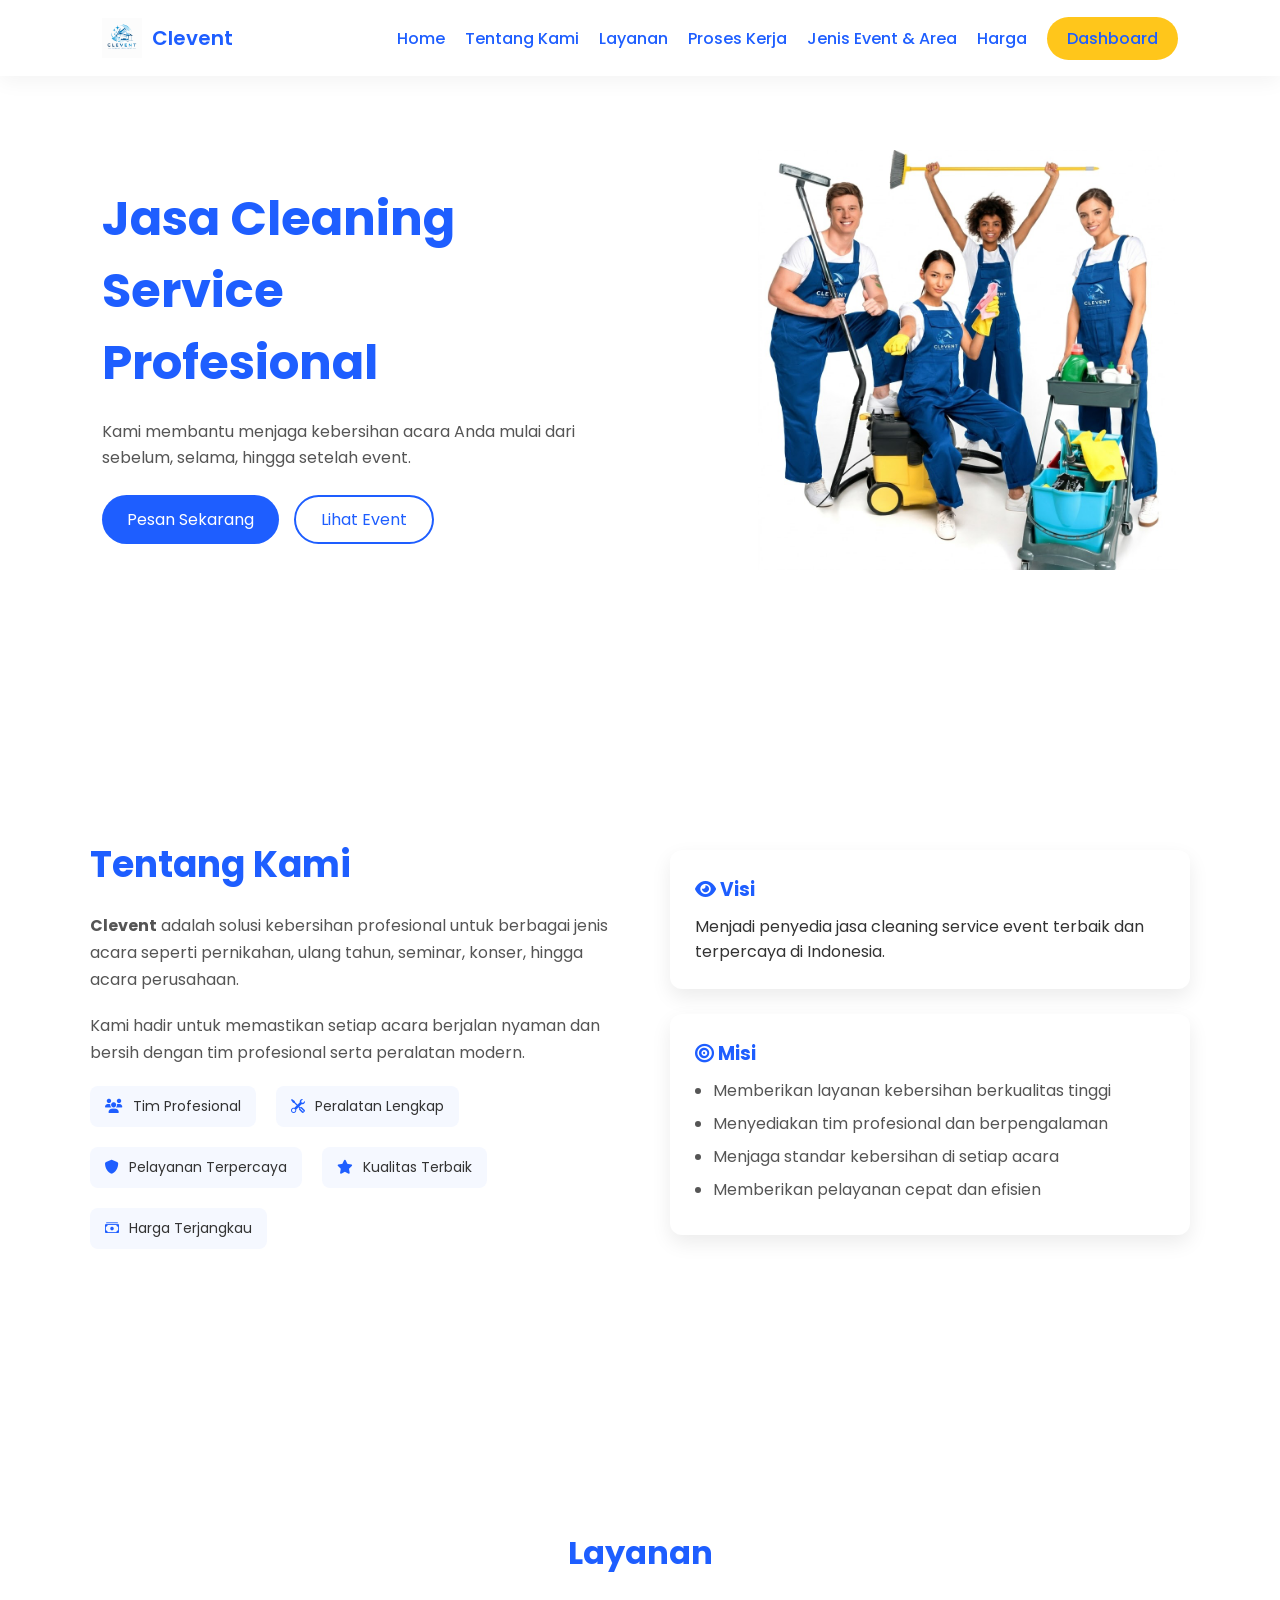
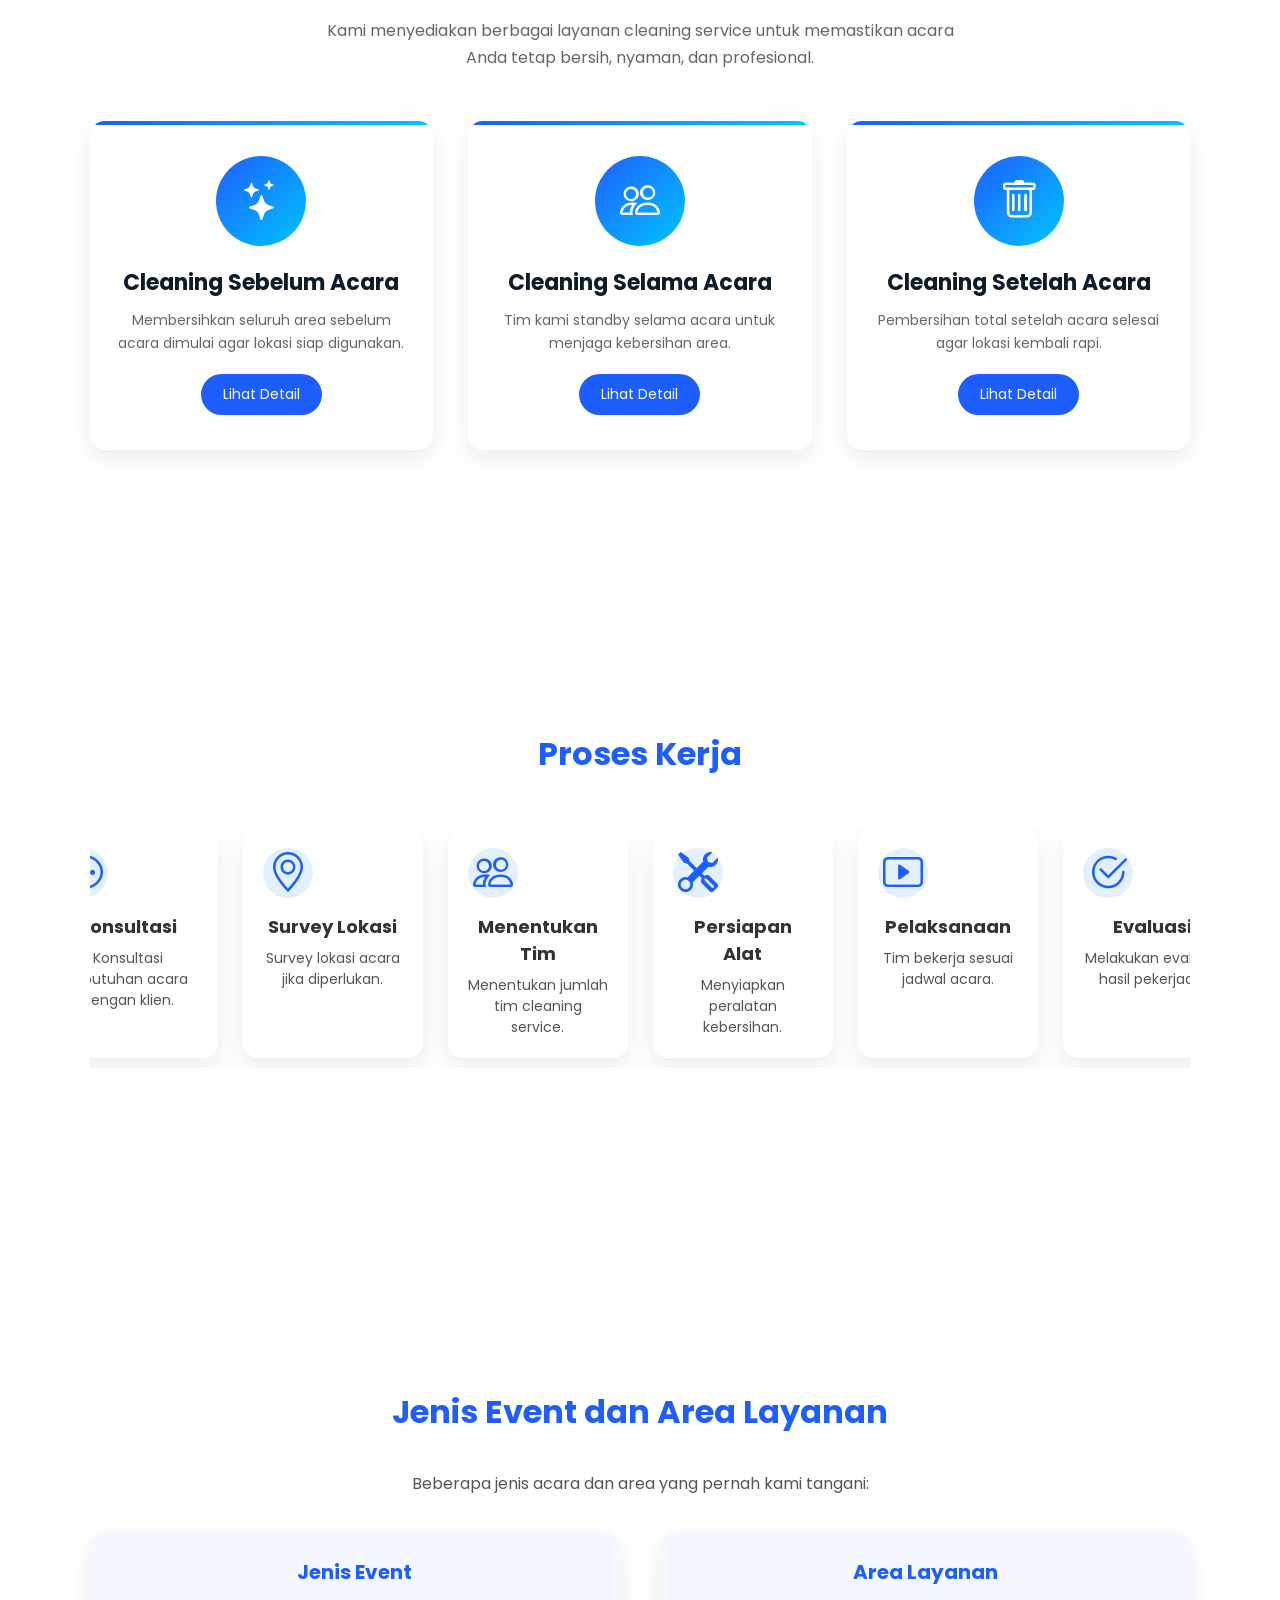
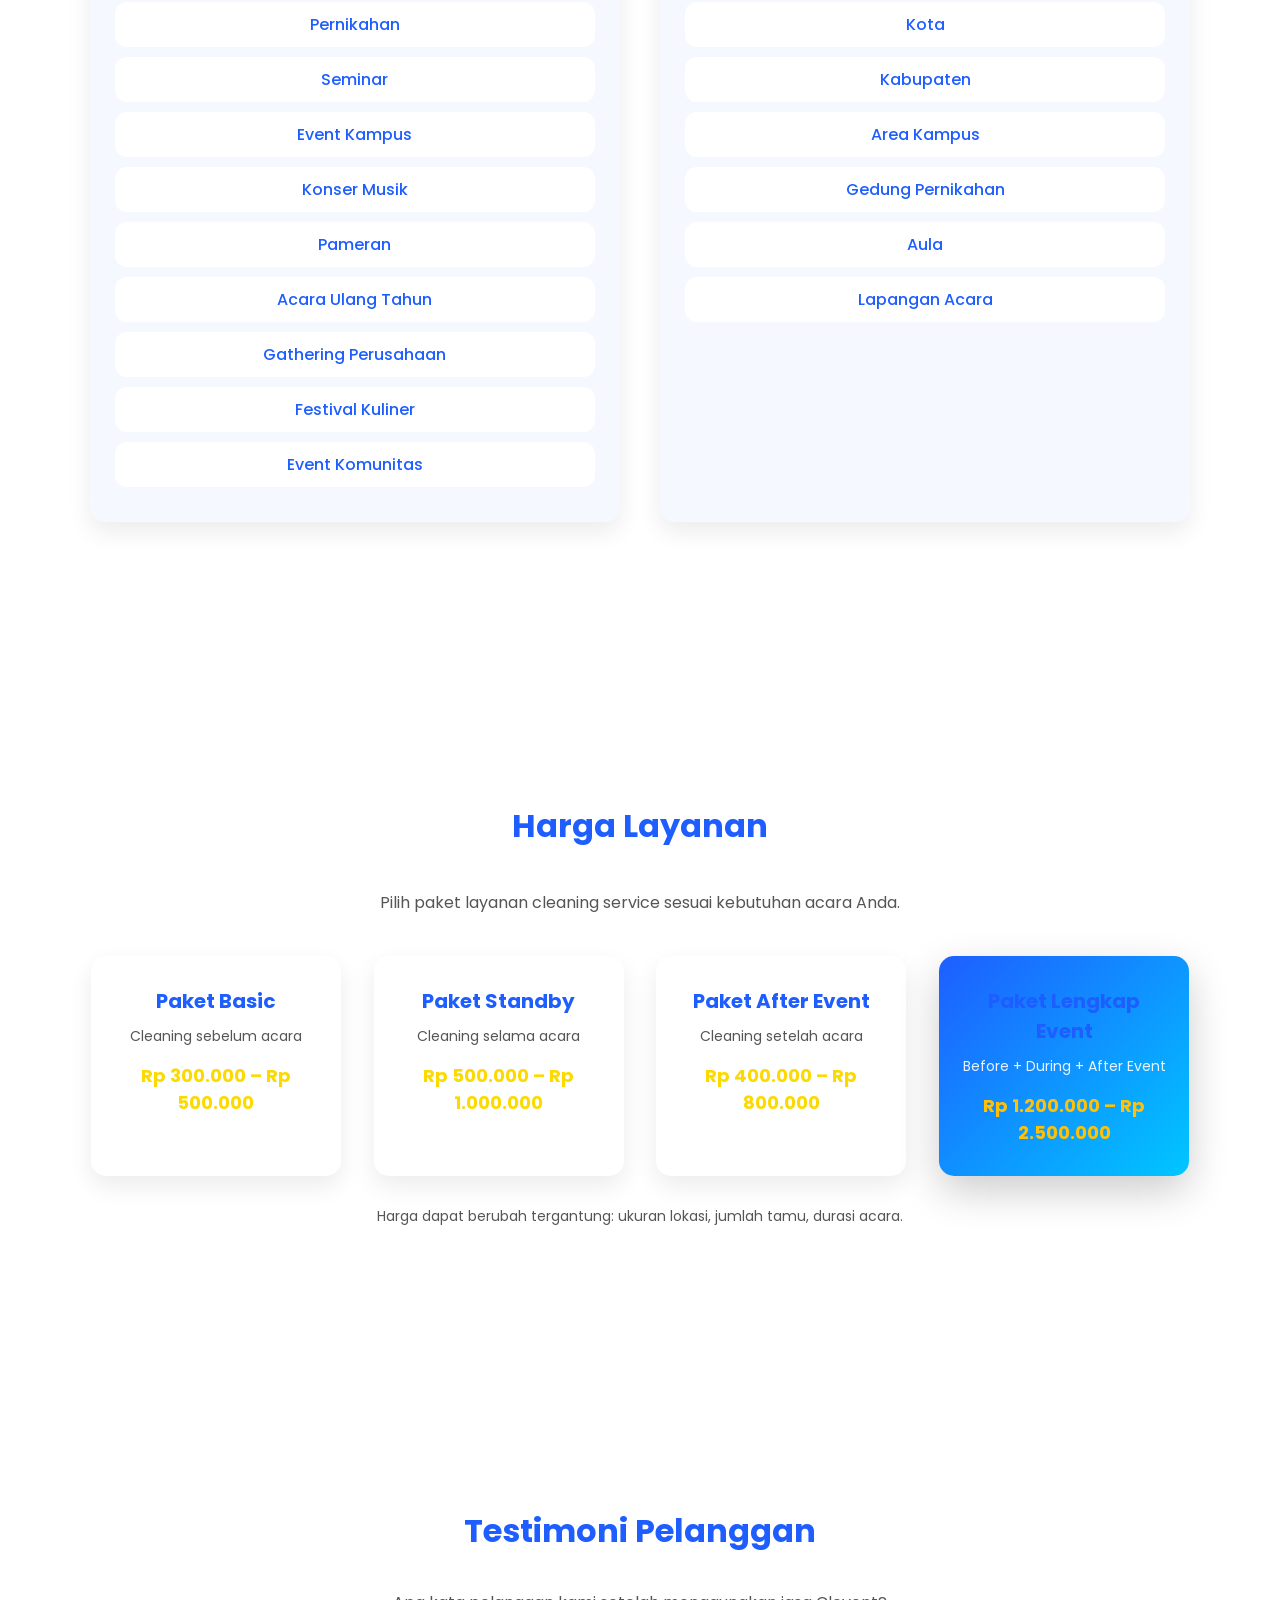
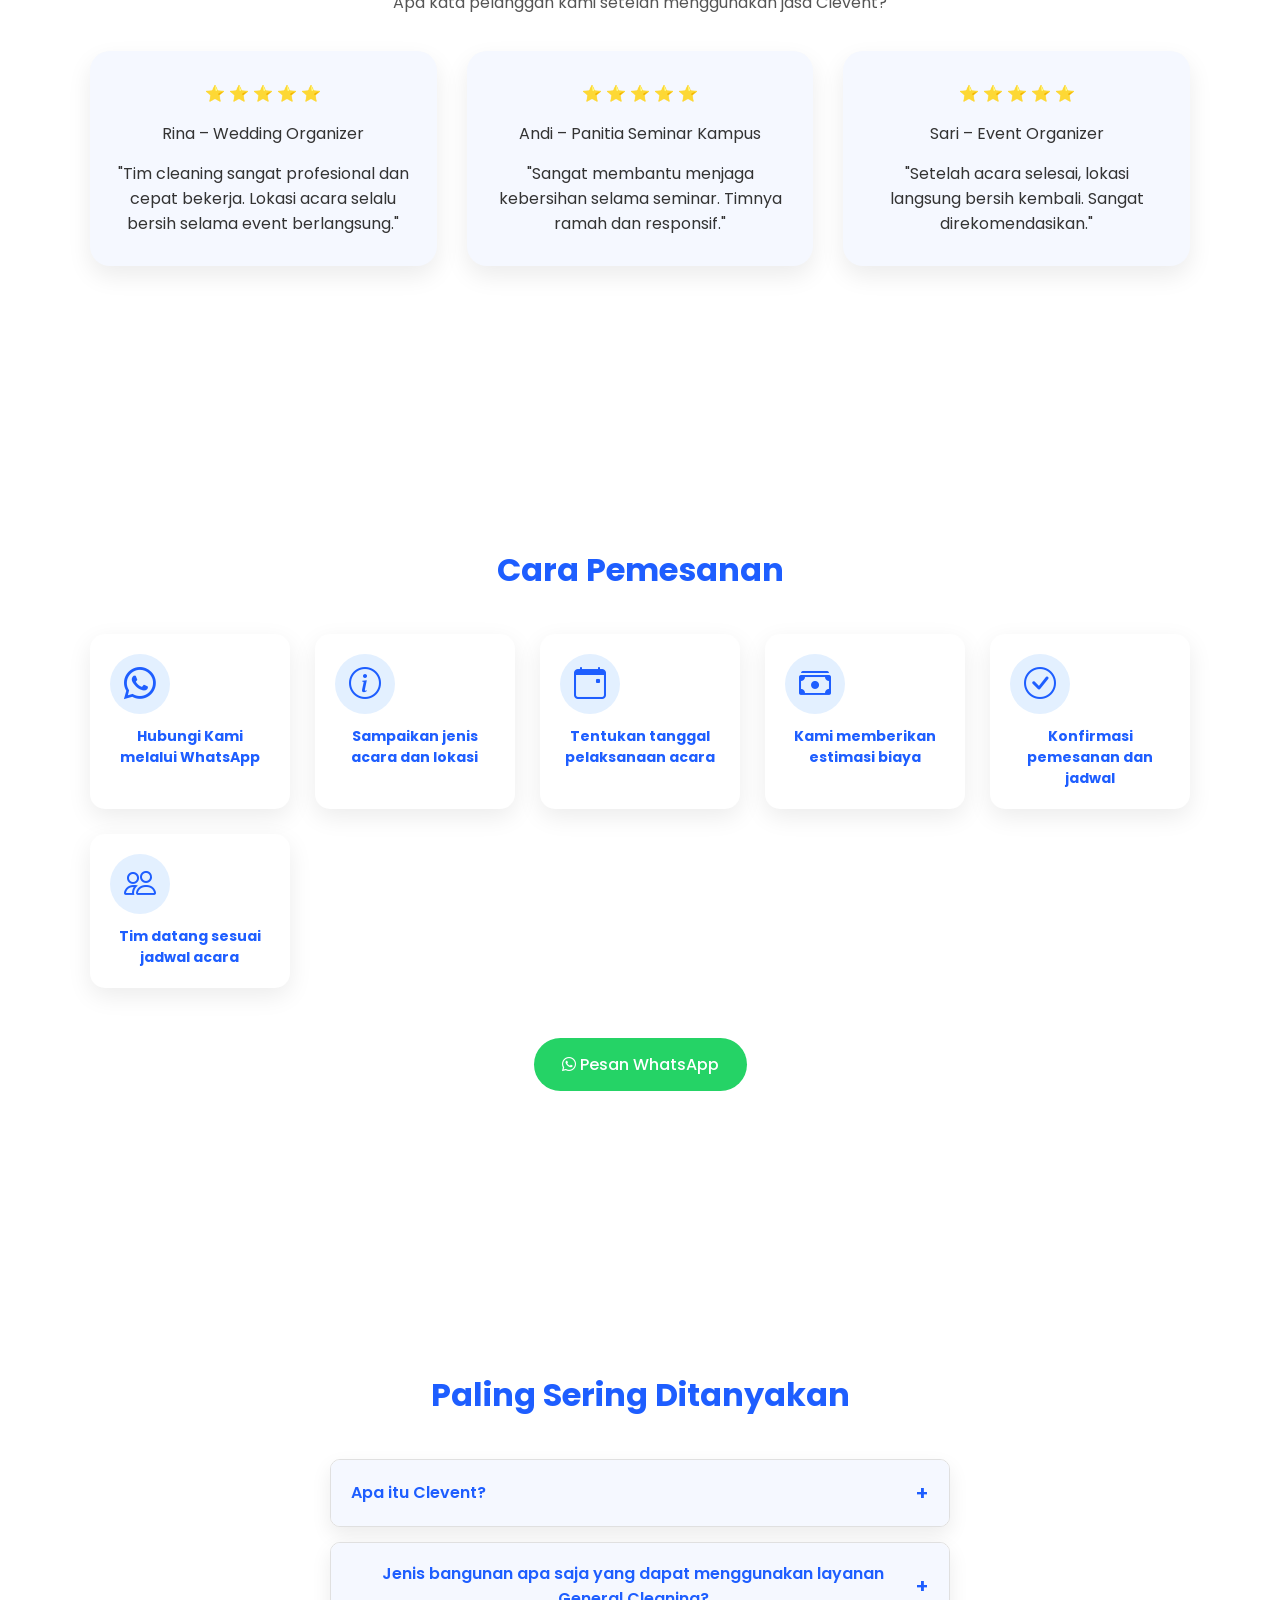
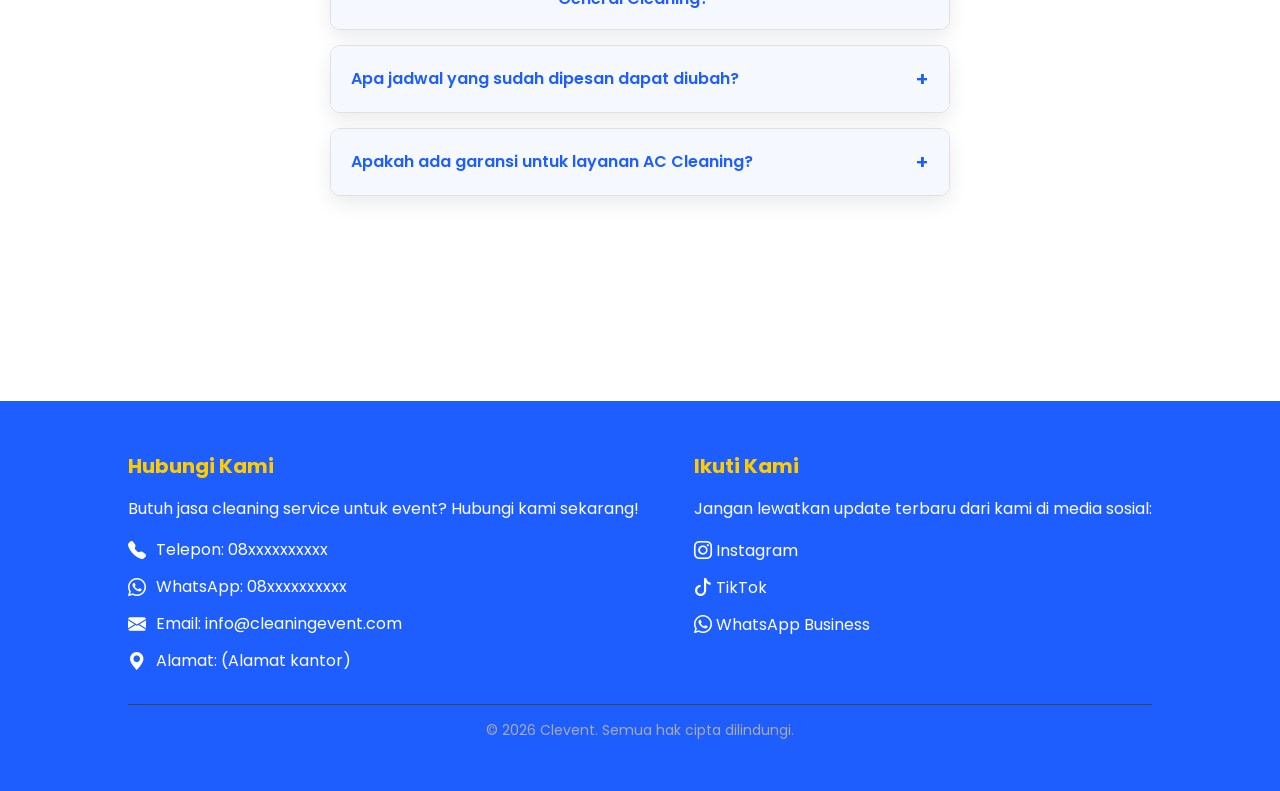
<file: index.html>
<?php
include "config/db.php";
$event = mysqli_query($conn, "SELECT * FROM event_cleaning ORDER BY id DESC LIMIT 3");
?>

<!DOCTYPE html>
<html lang="id">
<head>
    <meta charset="UTF-8">
    <meta name="viewport" content="width=device-width, initial-scale=1.0">
    <title>Clevent Cleaning Service</title>
    
    <!-- Google Fonts -->
    <link href="https://fonts.googleapis.com/css2?family=Poppins:wght@300;400;500;600;700&display=swap" rel="stylesheet">
    
    <!-- CSS -->
    <link rel="stylesheet" href="css/style.css?v=1">
    
    <!-- Icon Libraries -->
    <link rel="stylesheet" href="https://cdnjs.cloudflare.com/ajax/libs/font-awesome/6.5.1/css/all.min.css" integrity="sha512-..." crossorigin="anonymous" referrerpolicy="no-referrer" />
    <link rel="stylesheet" href="https://cdn.jsdelivr.net/npm/bootstrap-icons@1.11.3/font/bootstrap-icons.css">
</head>
<body>

    <!-- ================= NAVBAR ================= -->
    <nav class="navbar">
        <div class="logo">
            <img src="images/logo.png" alt="Logo Clevent">
            <span>Clevent</span>
        </div>

        <!-- Hamburger Menu -->
        <div class="hamburger">
            <span></span>
            <span></span>
            <span></span>
        </div>

        <ul class="menu">
            <li><a href="#">Home</a></li>
            <li><a href="#tentang">Tentang Kami</a></li>
            <li><a href="#katalog">Layanan</a></li>
            <li><a href="#section-proses-kerja">Proses Kerja</a></li>
            <li><a href="#section-event-info">Jenis Event & Area</a></li>
            <li><a href="#section-pricing">Harga</a></li>
            <li><a href="dashboard.html" class="btn-nav">Dashboard</a></li>
        </ul>
    </nav>

    <!-- ================= HERO ================= -->
    <section class="hero">
        <div class="hero-container">
            <div class="hero-text">
                <h1>Jasa Cleaning Service <br><span>Profesional</span></h1>
                <p>Kami membantu menjaga kebersihan acara Anda mulai dari sebelum, selama, hingga setelah event.</p>
                <div class="hero-button">
                    <a href="pemesanan.html" class="btn">Pesan Sekarang</a>
                    <a href="event.html" class="btn-outline">Lihat Event</a>
                </div>
            </div>
            <div class="hero-image">
                <img src="images/g1.jpg" alt="Cleaning Service">
            </div>
        </div>
    </section>

    <!-- ================= TENTANG KAMI ================= -->
    <section id="tentang" class="section tentang">
        <div class="tentang-wrapper">
            <!-- KIRI -->
            <div class="tentang-kiri">
                <h2>Tentang Kami</h2>
                <p><strong>Clevent</strong> adalah solusi kebersihan profesional untuk berbagai jenis acara seperti pernikahan, ulang tahun, seminar, konser, hingga acara perusahaan.</p>
                <p>Kami hadir untuk memastikan setiap acara berjalan nyaman dan bersih dengan tim profesional serta peralatan modern.</p>
                <div class="tentang-highlight">
                    <div class="highlight-item"><i class="fa-solid fa-users"></i><span>Tim Profesional</span></div>
                    <div class="highlight-item"><i class="bi bi-tools"></i><span>Peralatan Lengkap</span></div>
                    <div class="highlight-item"><i class="fa-solid fa-shield"></i><span>Pelayanan Terpercaya</span></div>
                    <div class="highlight-item"><i class="fa-solid fa-star"></i><span>Kualitas Terbaik</span></div>
                    <div class="highlight-item"><i class="bi bi-cash-stack"></i><span>Harga Terjangkau</span></div>
                </div>
            </div>

            <!-- KANAN -->
            <div class="tentang-kanan">
                <div class="visi-box">
                    <h3><i class="fa-solid fa-eye"></i> Visi</h3>
                    <p>Menjadi penyedia jasa cleaning service event terbaik dan terpercaya di Indonesia.</p>
                </div>
                <div class="misi-box">
                    <h3><i class="fa-solid fa-bullseye"></i> Misi</h3>
                    <ul>
                        <li>Memberikan layanan kebersihan berkualitas tinggi</li>
                        <li>Menyediakan tim profesional dan berpengalaman</li>
                        <li>Menjaga standar kebersihan di setiap acara</li>
                        <li>Memberikan pelayanan cepat dan efisien</li>
                    </ul>
                </div>
            </div>
        </div>
    </section>

    <!-- ================= KATALOG LAYANAN ================= -->
    <section id="katalog" class="section katalog">
        <h2>Layanan</h2>
        <p class="katalog-sub">Kami menyediakan berbagai layanan cleaning service untuk memastikan acara Anda tetap bersih, nyaman, dan profesional.</p>
        <div class="katalog-grid">
            <!-- CARD 1 -->
            <div class="katalog-card">
                <div class="icon-box"><i class="bi bi-stars"></i></div>
                <h3>Cleaning Sebelum Acara</h3>
                <p>Membersihkan seluruh area sebelum acara dimulai agar lokasi siap digunakan.</p>
                <button class="btn-detail" onclick="openPopup('popup1')">Lihat Detail</button>
            </div>
            <!-- CARD 2 -->
            <div class="katalog-card">
                <div class="icon-box"><i class="bi bi-people"></i></div>
                <h3>Cleaning Selama Acara</h3>
                <p>Tim kami standby selama acara untuk menjaga kebersihan area.</p>
                <button class="btn-detail" onclick="openPopup('popup2')">Lihat Detail</button>
            </div>
            <!-- CARD 3 -->
            <div class="katalog-card">
                <div class="icon-box"><i class="bi bi-trash"></i></div>
                <h3>Cleaning Setelah Acara</h3>
                <p>Pembersihan total setelah acara selesai agar lokasi kembali rapi.</p>
                <button class="btn-detail" onclick="openPopup('popup3')">Lihat Detail</button>
            </div>
        </div>
    </section>

    <!-- ================= POPUP DETAIL ================= -->
    <div class="popup" id="popup1">
        <div class="popup-content">
            <span class="close" onclick="closePopup('popup1')">&times;</span>
            <h3>Cleaning Sebelum Acara</h3>
            <ul>
                <li>Menyapu dan mengepel area</li>
                <li>Membersihkan panggung</li>
                <li>Membersihkan meja dan kursi</li>
                <li>Membersihkan toilet</li>
                <li>Membersihkan area parkir</li>
            </ul>
        </div>
    </div>
    <div class="popup" id="popup2">
        <div class="popup-content">
            <span class="close" onclick="closePopup('popup2')">&times;</span>
            <h3>Cleaning Selama Acara</h3>
            <ul>
                <li>Mengambil sampah</li>
                <li>Membersihkan meja tamu</li>
                <li>Menjaga kebersihan toilet</li>
                <li>Mengganti kantong sampah</li>
            </ul>
        </div>
    </div>
    <div class="popup" id="popup3">
        <div class="popup-content">
            <span class="close" onclick="closePopup('popup3')">&times;</span>
            <h3>Cleaning Setelah Acara</h3>
            <ul>
                <li>Mengumpulkan sampah</li>
                <li>Membersihkan sisa makanan</li>
                <li>Menyapu dan mengepel</li>
                <li>Mengembalikan kondisi lokasi</li>
            </ul>
        </div>
    </div>

    <!-- ================= PROSES KERJA ================= -->
    <section id="section-proses-kerja" class="section proses-kerja">
        <h2>Proses Kerja </h2>
        <div class="proses-grid">
            <div class="proses-card">
                <div class="proses-icon"><i class="bi bi-chat-dots"></i></div>
                <h4>Konsultasi</h4>
                <p>Konsultasi kebutuhan acara dengan klien.</p>
            </div>
            <div class="proses-card">
                <div class="proses-icon"><i class="bi bi-geo-alt"></i></div>
                <h4>Survey Lokasi</h4>
                <p>Survey lokasi acara jika diperlukan.</p>
            </div>
            <div class="proses-card">
                <div class="proses-icon"><i class="bi bi-people"></i></div>
                <h4>Menentukan Tim</h4>
                <p>Menentukan jumlah tim cleaning service.</p>
            </div>
            <div class="proses-card">
                <div class="proses-icon"><i class="bi bi-tools"></i></div>
                <h4>Persiapan Alat</h4>
                <p>Menyiapkan peralatan kebersihan.</p>
            </div>
            <div class="proses-card">
                <div class="proses-icon"><i class="bi bi-play-btn"></i></div>
                <h4>Pelaksanaan</h4>
                <p>Tim bekerja sesuai jadwal acara.</p>
            </div>
            <div class="proses-card">
                <div class="proses-icon"><i class="bi bi-check2-circle"></i></div>
                <h4>Evaluasi</h4>
                <p>Melakukan evaluasi hasil pekerjaan.</p>
            </div>
        </div>
    </section>

    <!-- ================= EVENT & AREA ================= -->
    <section id="section-event-info" class="section event-info">
        <h2>Jenis Event dan Area Layanan</h2>
        <p class="section-sub">Beberapa jenis acara dan area yang pernah kami tangani:</p>
        <div class="event-area-wrapper">
            <div class="event-left">
                <h3>Jenis Event</h3>
                <ul class="event-list">
                    <li>Pernikahan</li>
                    <li>Seminar</li>
                    <li>Event Kampus</li>
                    <li>Konser Musik</li>
                    <li>Pameran</li>
                    <li>Acara Ulang Tahun</li>
                    <li>Gathering Perusahaan</li>
                    <li>Festival Kuliner</li>
                    <li>Event Komunitas</li>
                </ul>
            </div>
            <div class="event-right">
                <h3>Area Layanan</h3>
                <ul class="area-grid">
                    <li>Kota</li>
                    <li>Kabupaten</li>
                    <li>Area Kampus</li>
                    <li>Gedung Pernikahan</li>
                    <li>Aula</li>
                    <li>Lapangan Acara</li>
                </ul>
            </div>
        </div>
    </section>
        <!-- ================= HARGA LAYANAN ================= -->
    <section id="section-pricing" class="section pricing">
        <h2>Harga Layanan</h2>
        <p class="pricing-sub">Pilih paket layanan cleaning service sesuai kebutuhan acara Anda.</p>
        <div class="pricing-grid">
            <div class="pricing-card">
                <h3>Paket Basic</h3>
                <p class="pricing-type">Cleaning sebelum acara</p>
                <p class="pricing-range">Rp 300.000 – Rp 500.000</p>
            </div>
            <div class="pricing-card">
                <h3>Paket Standby</h3>
                <p class="pricing-type">Cleaning selama acara</p>
                <p class="pricing-range">Rp 500.000 – Rp 1.000.000</p>
            </div>
            <div class="pricing-card">
                <h3>Paket After Event</h3>
                <p class="pricing-type">Cleaning setelah acara</p>
                <p class="pricing-range">Rp 400.000 – Rp 800.000</p>
            </div>
            <div class="pricing-card featured">
                <h3>Paket Lengkap Event</h3>
                <p class="pricing-type">Before + During + After Event</p>
                <p class="pricing-range">Rp 1.200.000 – Rp 2.500.000</p>
            </div>
        </div>
        <p class="pricing-note">
            Harga dapat berubah tergantung: ukuran lokasi, jumlah tamu, durasi acara.
        </p>
    </section>

    <!-- ================= TESTIMONI ================= -->
    <section class="section testimonials">
        <h2>Testimoni Pelanggan</h2>
        <p class="section-sub">Apa kata pelanggan kami setelah menggunakan jasa Clevent?</p>
        <div class="testimonial-grid">
            <div class="testimonial-card">
                <div class="testimonial-stars">⭐ ⭐ ⭐ ⭐ ⭐</div>
                <div class="testimonial-client">Rina – Wedding Organizer</div>
                <div class="testimonial-text">
                    "Tim cleaning sangat profesional dan cepat bekerja. Lokasi acara selalu bersih selama event berlangsung."
                </div>
            </div>
            <div class="testimonial-card">
                <div class="testimonial-stars">⭐ ⭐ ⭐ ⭐ ⭐</div>
                <div class="testimonial-client">Andi – Panitia Seminar Kampus</div>
                <div class="testimonial-text">
                    "Sangat membantu menjaga kebersihan selama seminar. Timnya ramah dan responsif."
                </div>
            </div>
            <div class="testimonial-card">
                <div class="testimonial-stars">⭐ ⭐ ⭐ ⭐ ⭐</div>
                <div class="testimonial-client">Sari – Event Organizer</div>
                <div class="testimonial-text">
                    "Setelah acara selesai, lokasi langsung bersih kembali. Sangat direkomendasikan."
                </div>
            </div>
        </div>
    </section>

    <!-- ================= CARA PEMESANAN ================= -->
    <section class="section cara-pemesanan">
        <h2>Cara Pemesanan</h2>
        <div class="pemesanan-grid">
            <div class="pemesanan-card">
                <div class="pemesanan-icon"><i class="bi bi-whatsapp"></i></div>
                <h4>Hubungi Kami melalui WhatsApp</h4>
            </div>
            <div class="pemesanan-card">
                <div class="pemesanan-icon"><i class="bi bi-info-circle"></i></div>
                <h4>Sampaikan jenis acara dan lokasi</h4>
            </div>
            <div class="pemesanan-card">
                <div class="pemesanan-icon"><i class="bi bi-calendar-event"></i></div>
                <h4>Tentukan tanggal pelaksanaan acara</h4>
            </div>
            <div class="pemesanan-card">
                <div class="pemesanan-icon"><i class="bi bi-cash-stack"></i></div>
                <h4>Kami memberikan estimasi biaya</h4>
            </div>
            <div class="pemesanan-card">
                <div class="pemesanan-icon"><i class="bi bi-check-circle"></i></div>
                <h4>Konfirmasi pemesanan dan jadwal</h4>
            </div>
            <div class="pemesanan-card">
                <div class="pemesanan-icon"><i class="bi bi-people"></i></div>
                <h4>Tim datang sesuai jadwal acara</h4>
            </div>
        </div>
        <a href="https://wa.me/6283186886551" target="_blank" class="btn-wa">
            <i class="fa-brands fa-whatsapp"></i> Pesan WhatsApp
        </a>
    </section>

    <!-- ================= FAQ ================= -->
    <section class="faq section">
        <h2>Paling Sering Ditanyakan</h2>

        <div class="faq-item">
            <button class="faq-question">Apa itu Clevent?<span>+</span></button>
            <div class="faq-answer">
                <p>Clevent adalah platform penyedia layanan jasa kebersihan untuk rumah dan event Anda.</p>
            </div>
        </div>

        <div class="faq-item">
            <button class="faq-question">Jenis bangunan apa saja yang dapat menggunakan layanan General Cleaning?<span>+</span></button>
            <div class="faq-answer">
                <p>General Cleaning mencakup rumah, apartemen, kantor, dan tempat usaha secara rutin.</p>
            </div>
        </div>

        <div class="faq-item">
            <button class="faq-question">Apa jadwal yang sudah dipesan dapat diubah?<span>+</span></button>
            <div class="faq-answer">
                <p>Ya, jadwal bisa diubah dengan menghubungi tim kami sebelum hari H.</p>
            </div>
        </div>

        <div class="faq-item">
            <button class="faq-question">Apakah ada garansi untuk layanan AC Cleaning?<span>+</span></button>
            <div class="faq-answer">
                <p>Ya, kami memberikan garansi pekerjaan AC Cleaning sesuai ketentuan layanan.</p>
            </div>
        </div>
    </section>

    <!-- ================= FOOTER ================= -->
    <footer class="footer">
        <div class="footer-container">
            <!-- KIRI: Hubungi Kami -->
            <div class="footer-left">
                <h3>Hubungi Kami</h3>
                <p>Butuh jasa cleaning service untuk event? Hubungi kami sekarang!</p>
                <ul class="contact-info">
                    <li><i class="bi bi-telephone-fill"></i> Telepon: 08xxxxxxxxxx</li>
                    <li><i class="bi bi-whatsapp"></i> WhatsApp: 08xxxxxxxxxx</li>
                    <li><i class="bi bi-envelope-fill"></i> Email: info@cleaningevent.com</li>
                    <li><i class="bi bi-geo-alt-fill"></i> Alamat: (Alamat kantor)</li>
                </ul>
            </div>

            <!-- KANAN: Media Sosial -->
            <div class="footer-right">
                <h3>Ikuti Kami</h3>
                <p>Jangan lewatkan update terbaru dari kami di media sosial:</p>
                <ul class="social-media">
                    <li><a href="#" target="_blank"><i class="bi bi-instagram"></i> Instagram</a></li>
                    <li><a href="#" target="_blank"><i class="bi bi-tiktok"></i> TikTok</a></li>
                    <li><a href="#" target="_blank"><i class="bi bi-whatsapp"></i> WhatsApp Business</a></li>
                </ul>
            </div>
        </div>
        <div class="footer-bottom">
            &copy; 2026 Clevent. Semua hak cipta dilindungi.
        </div>
    </footer>

    <!-- ================= JAVASCRIPT ================= -->
    <script>
        // POPUP DETAIL
        function openPopup(id) {
            document.getElementById(id).style.display = "flex";
        }
        function closePopup(id) {
            document.getElementById(id).style.display = "none";
        }

        // FAQ Accordion
        const faqButtons = document.querySelectorAll(".faq-question");
        faqButtons.forEach(btn => {
            btn.addEventListener("click", () => {
                const answer = btn.nextElementSibling;
                const isOpen = answer.style.maxHeight && answer.style.maxHeight !== "0px";
                document.querySelectorAll(".faq-answer").forEach(a => a.style.maxHeight = null);
                if (!isOpen) answer.style.maxHeight = answer.scrollHeight + "px";
            });
        });

        // Hamburger toggle
        const hamburger = document.querySelector('.hamburger');
        const menu = document.querySelector('.menu');
        hamburger.addEventListener('click', () => {
            menu.classList.toggle('active'); // toggle menu
            hamburger.classList.toggle('active'); // toggle hamburger animation
        });
    </script>

</body>
</html>
</file>
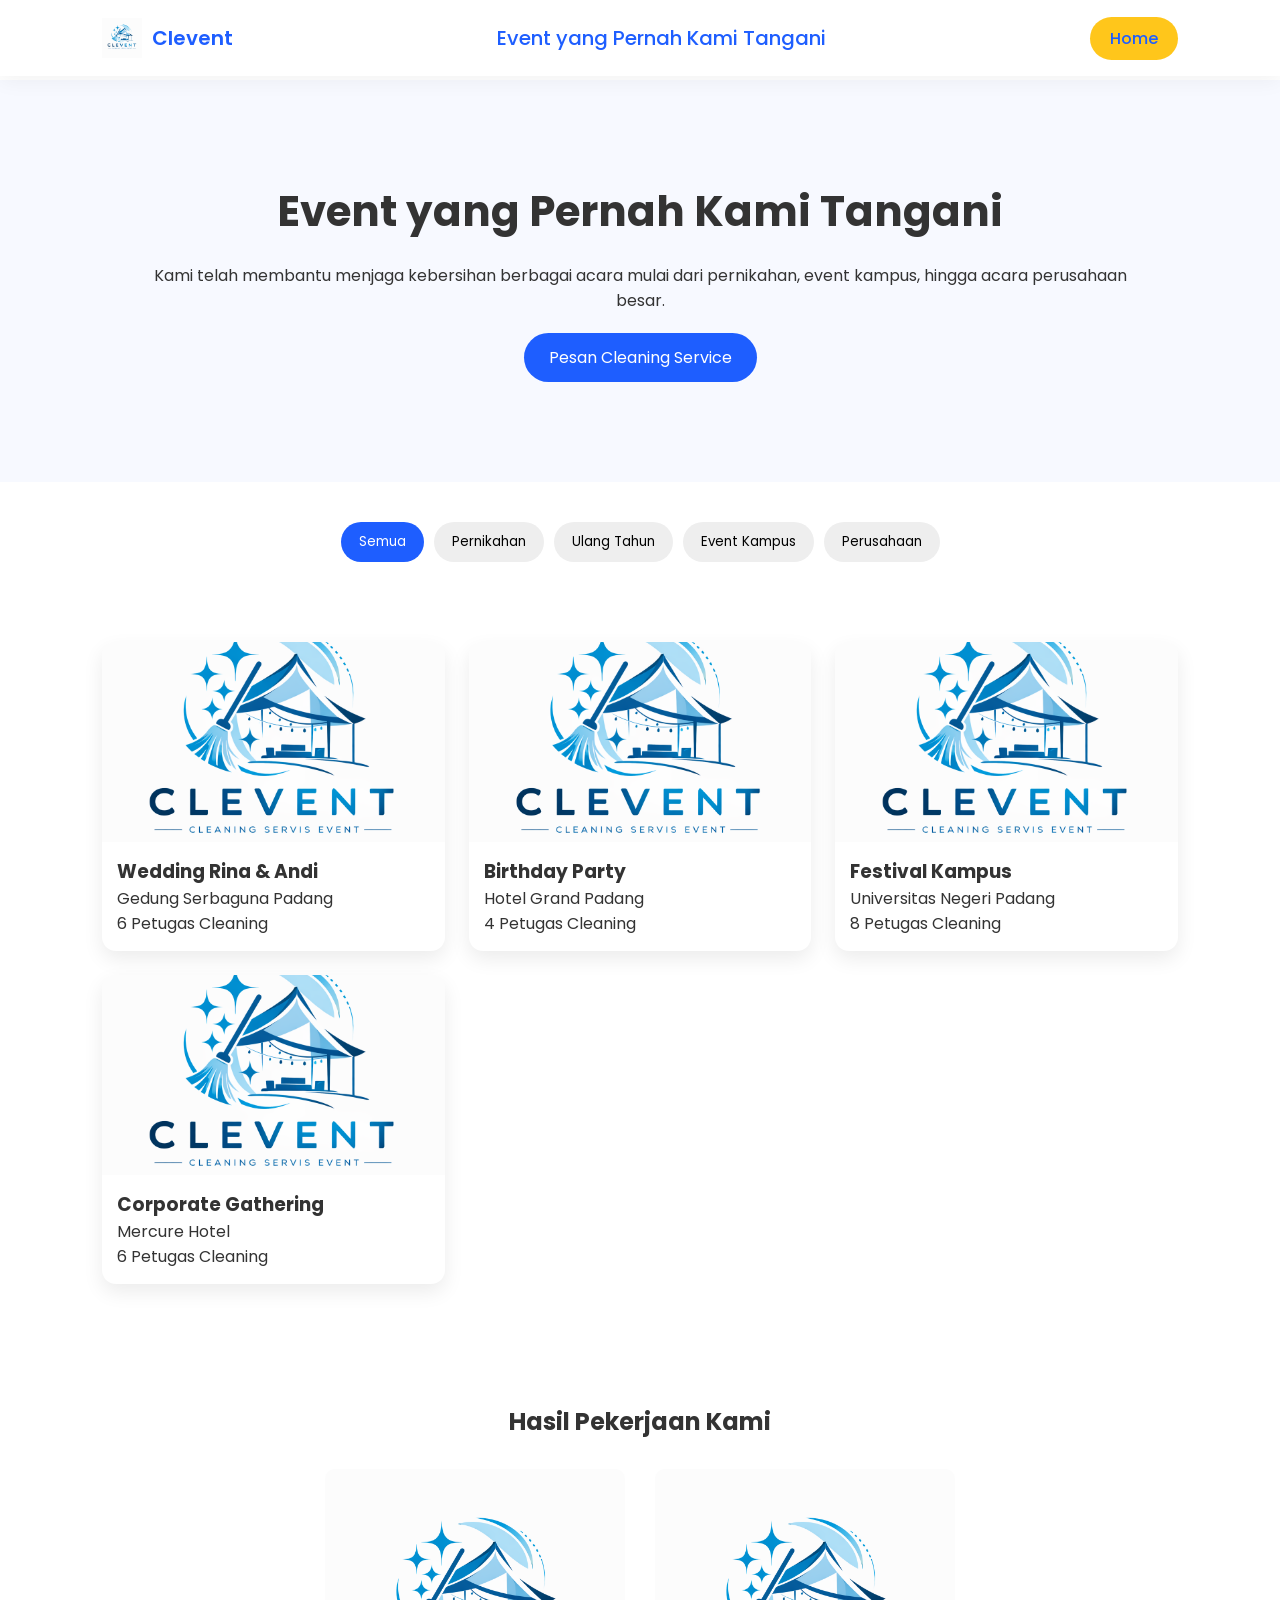
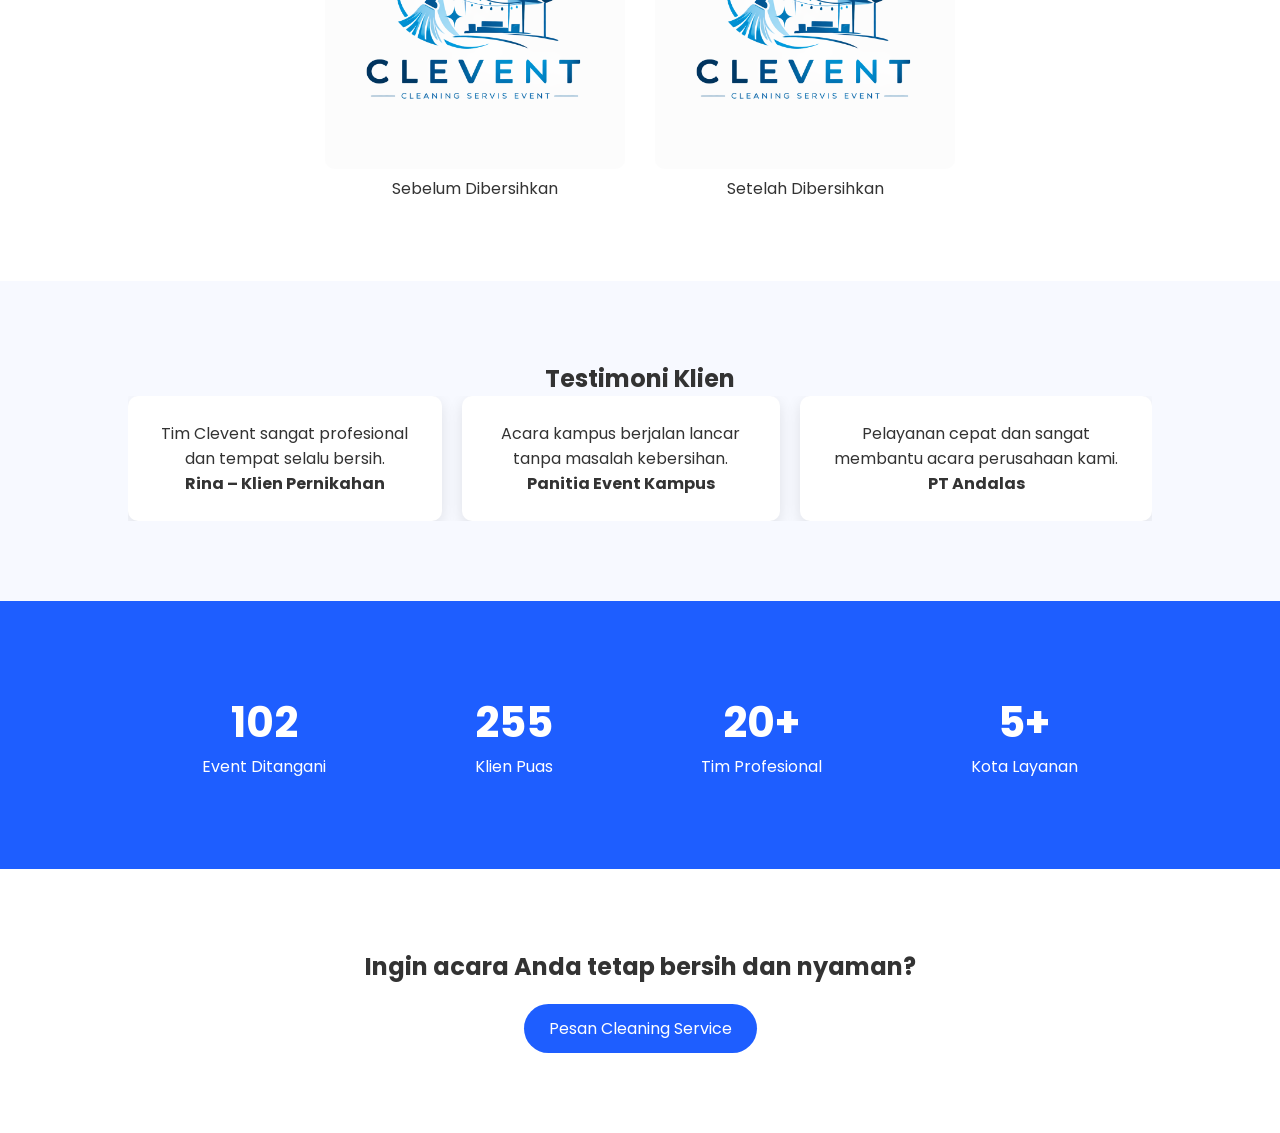
<file: event.html>
<!DOCTYPE html>
<html lang="id">

<head>
    <meta charset="UTF-8">
    <meta name="viewport" content="width=device-width, initial-scale=1.0">
    <title>Event Clevent</title>

    <!-- CSS -->
    <link rel="stylesheet" href="css/event.css">

    <!-- Google Fonts -->
    <link href="https://fonts.googleapis.com/css2?family=Poppins:wght@300;400;500;600;700&display=swap" rel="stylesheet">
</head>

<body>

    <!-- ================= NAVBAR ================= -->
    <header class="navbar">
        <div class="logo">
            <img src="images/logo.png" alt="Logo Clevent">
            <span>Clevent</span>
        </div>

        <div class="navbar-text">
            Event yang Pernah Kami Tangani
        </div>

        <ul class="menu">
            <li>
                <a href="index.html" class="btn-nav">Home</a>
            </li>
        </ul>
    </header>


    <!-- ================= HERO SECTION ================= -->
    <section class="hero-event reveal">

        <h1>Event yang Pernah Kami Tangani</h1>

        <p>
            Kami telah membantu menjaga kebersihan berbagai acara mulai dari
            pernikahan, event kampus, hingga acara perusahaan besar.
        </p>

        <a href="pemesanan.html" class="btn-primary">
            Pesan Cleaning Service
        </a>

    </section>


    <!-- ================= FILTER EVENT ================= -->
    <section class="event-filter reveal">

        <button class="filter-btn active" data-filter="all">Semua</button>
        <button class="filter-btn" data-filter="wedding">Pernikahan</button>
        <button class="filter-btn" data-filter="birthday">Ulang Tahun</button>
        <button class="filter-btn" data-filter="campus">Event Kampus</button>
        <button class="filter-btn" data-filter="company">Perusahaan</button>

    </section>


    <!-- ================= GALERI EVENT ================= -->
    <section class="event-gallery">

        <!-- EVENT 1 -->
        <div class="event-card">
            <div class="img-box">
                <img src="images/logo.png" alt="Wedding Event">
            </div>
            <div class="event-info">
                <h3>Wedding Rina & Andi</h3>
                <p>Gedung Serbaguna Padang</p>
                <span>6 Petugas Cleaning</span>
            </div>
        </div>


        <!-- EVENT 2 -->
        <div class="event-card">
            <div class="img-box">
                <img src="images/logo.png" alt="Birthday Event">
            </div>
            <div class="event-info">
                <h3>Birthday Party</h3>
                <p>Hotel Grand Padang</p>
                <span>4 Petugas Cleaning</span>
            </div>
        </div>


        <!-- EVENT 3 -->
        <div class="event-card">
            <div class="img-box">
                <img src="images/logo.png" alt="Campus Event">
            </div>
            <div class="event-info">
                <h3>Festival Kampus</h3>
                <p>Universitas Negeri Padang</p>
                <span>8 Petugas Cleaning</span>
            </div>
        </div>


        <!-- EVENT 4 -->
        <div class="event-card">
            <div class="img-box">
                <img src="images/logo.png" alt="Corporate Event">
            </div>
            <div class="event-info">
                <h3>Corporate Gathering</h3>
                <p>Mercure Hotel</p>
                <span>6 Petugas Cleaning</span>
            </div>
        </div>

    </section>


    <!-- ================= LIGHTBOX ================= -->
    <div class="lightbox" id="lightbox">
        <img id="lightbox-img" alt="Preview Event">
    </div>


    <!-- ================= BEFORE AFTER ================= -->
    <section class="before-after reveal">

        <h2>Hasil Pekerjaan Kami</h2>

        <div class="ba-container">

            <div class="ba-box">
                <img src="images/logo.png" alt="Sebelum Dibersihkan">
                <p>Sebelum Dibersihkan</p>
            </div>

            <div class="ba-box">
                <img src="images/logo.png" alt="Setelah Dibersihkan">
                <p>Setelah Dibersihkan</p>
            </div>

        </div>

    </section>


    <!-- ================= TESTIMONI ================= -->
    <section class="testimoni reveal">

        <h2>Testimoni Klien</h2>

        <div class="testimoni-slider" id="slider">

            <div class="testi-card">
                <p>
                    Tim Clevent sangat profesional dan tempat selalu bersih.
                </p>
                <h4>Rina – Klien Pernikahan</h4>
            </div>

            <div class="testi-card">
                <p>
                    Acara kampus berjalan lancar tanpa masalah kebersihan.
                </p>
                <h4>Panitia Event Kampus</h4>
            </div>

            <div class="testi-card">
                <p>
                    Pelayanan cepat dan sangat membantu acara perusahaan kami.
                </p>
                <h4>PT Andalas</h4>
            </div>

        </div>

    </section>


    <!-- ================= STATISTIK ================= -->
    <section class="stats">

        <div class="stat">
            <h2 class="counter" data-target="150">0</h2>
            <p>Event Ditangani</p>
        </div>

        <div class="stat">
            <h2 class="counter" data-target="500">0</h2>
            <p>Klien Puas</p>
        </div>

        <div class="stat">
            <h2 class="counter" data-target="20">0</h2>
            <p>Tim Profesional</p>
        </div>

        <div class="stat">
            <h2 class="counter" data-target="5">0</h2>
            <p>Kota Layanan</p>
        </div>

    </section>


    <!-- ================= CTA ================= -->
    <section class="cta">

        <h2>
            Ingin acara Anda tetap bersih dan nyaman?
        </h2>

        <a href="pemesanan.html" class="btn-primary">
            Pesan Cleaning Service
        </a>

    </section>


    <!-- ================= JAVASCRIPT ================= -->
    <script src="js/event.js"></script>

</body>

</html>
</file>
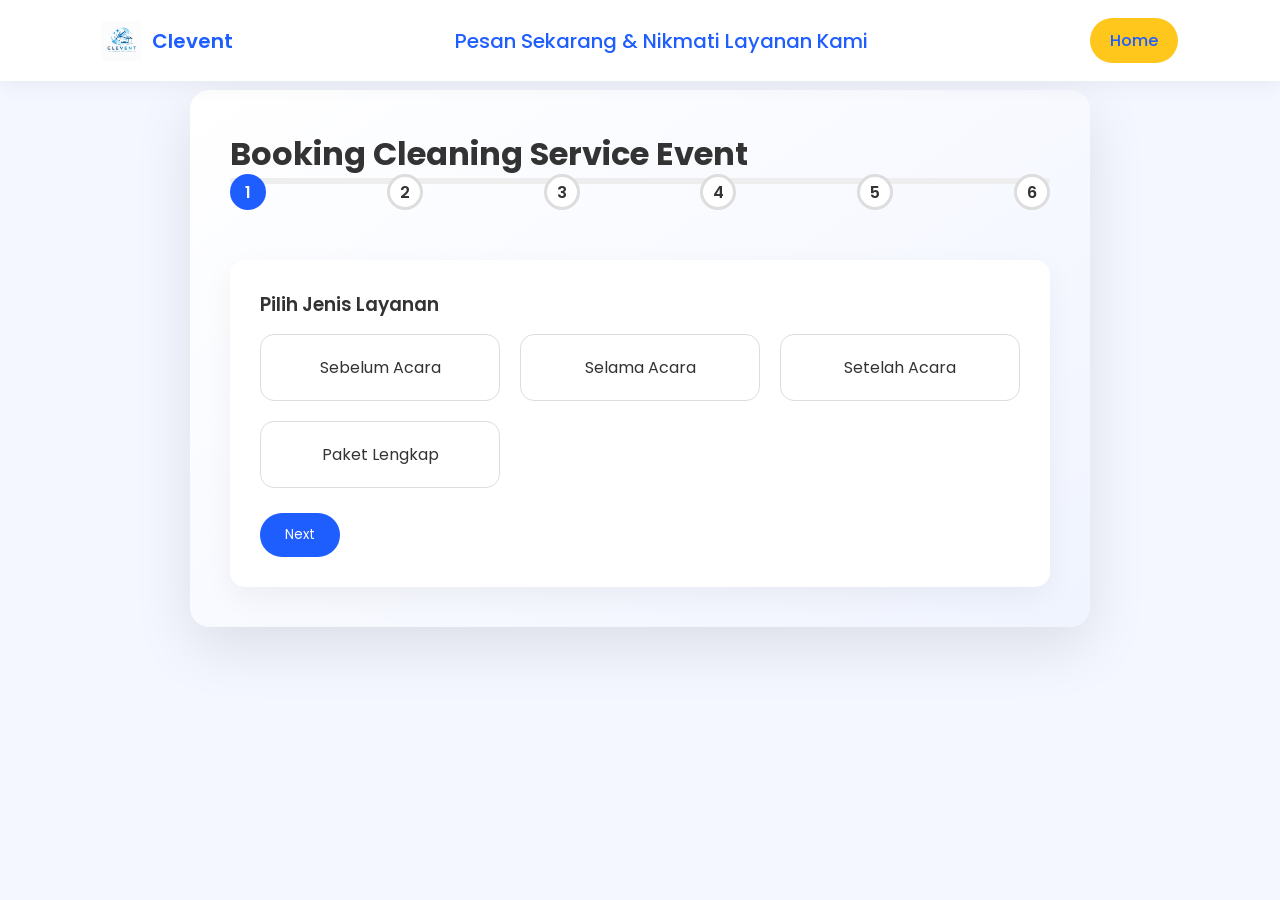
<file: pemesanan.html>
<!DOCTYPE html>
<html lang="id">

<head>
  <meta charset="UTF-8">
  <meta name="viewport" content="width=device-width, initial-scale=1.0">

  <title>Booking Cleaning Service Event</title>

  <!-- CSS -->
  <link rel="stylesheet" href="css/pemesanan.css">

  <!-- Google Fonts -->
  <link href="https://fonts.googleapis.com/css2?family=Poppins:wght@300;400;500;600;700&display=swap" rel="stylesheet">

  <!-- Icons -->
  <link rel="stylesheet" href="https://cdn.jsdelivr.net/npm/bootstrap-icons@1.11.3/font/bootstrap-icons.css">
</head>

<body>

  <!-- NAVBAR -->
  <header class="navbar">

    <div class="logo">
      <img src="images/logo.png" alt="Logo Clevent">
      <span>Clevent</span>
    </div>

    <div class="navbar-text">
      Pesan Sekarang & Nikmati Layanan Kami
    </div>

    <a href="index.html" class="btn-nav">
      Home
    </a>

  </header>

  <!-- BOOKING SECTION -->
  <main class="booking-container">

    <h1>Booking Cleaning Service Event</h1>

    <!-- STEP INDICATOR -->
    <div class="progress-wrapper">

    <div class="progress-bar-bg">
    <div class="progress-bar-fill" id="progressFill"></div>
    </div>

    <div class="progress-steps">

    <div class="progress-step active">
    <span>1</span>
    </div>

    <div class="progress-step">
    <span>2</span>
    </div>

    <div class="progress-step">
    <span>3</span>
    </div>

    <div class="progress-step">
    <span>4</span>
    </div>

    <div class="progress-step">
    <span>5</span>
    </div>

    <div class="progress-step">
    <span>6</span>
    </div>

    </div>

    </div>
    
    <form id="bookingForm">
    <div class="step-slider">
      <!-- STEP 1 -->
      <section class="step active">

        <h3>Pilih Jenis Layanan</h3>

        <div class="option-grid">
          <div class="option-card" data-value="Sebelum Acara">Sebelum Acara</div>
          <div class="option-card" data-value="Selama Acara">Selama Acara</div>
          <div class="option-card" data-value="Setelah Acara">Setelah Acara</div>
          <div class="option-card" data-value="Paket Lengkap">Paket Lengkap</div>
        </div>

        <div class="buttons">
          <button type="button" class="btn btn-next">Next</button>
        </div>

      </section>


      <!-- STEP 2 -->
      <section class="step">

        <h3>Jenis Event</h3>

        <div class="option-grid">
          <div class="option-card" data-value="Pernikahan">Pernikahan</div>
          <div class="option-card" data-value="Ulang Tahun">Ulang Tahun</div>
          <div class="option-card" data-value="Event Kampus">Event Kampus</div>
          <div class="option-card" data-value="Acara Perusahaan">Perusahaan</div>
          <div class="option-card" data-value="Hajatan">Hajatan</div>
        </div>

        <div class="buttons">
          <button type="button" class="btn btn-back">Back</button>
          <button type="button" class="btn btn-next">Next</button>
        </div>

      </section>


      <!-- STEP 3 -->
      <section class="step">

      <h3>Detail Acara</h3>

      <div class="form-group">
      <label>Nama</label>
      <input type="text" id="nama">
      <div class="error-text" id="error-nama">Nama wajib diisi</div>
      </div>

      <div class="form-group">
      <label>WhatsApp</label>
      <input type="text" id="wa">
      <div class="error-text" id="error-wa">Nomor WhatsApp wajib diisi</div>
      </div>

      <div class="form-group">
      <label>Tanggal Event</label>
      <input type="date" id="tanggal">
      <div class="error-text" id="error-tanggal">Tanggal wajib dipilih</div>
      </div>

      <div class="form-group">
      <label>Waktu Acara</label>
      <input type="time" id="waktu">
      </div>

      <div class="form-group">
      <label>Lokasi Event</label>
      <input type="text" id="lokasi">
      <div class="error-text" id="error-lokasi">Lokasi wajib diisi</div>
      </div>

      <div class="form-group">
      <label>Kapasitas Tamu</label>
      <select id="kapasitas">
      <option value="100">0 - 100 orang</option>
      <option value="300">100 - 300 orang</option>
      <option value="500">300 - 500 orang</option>
      <option value="800">500+ orang</option>
      </select>
      </div>

      <div class="buttons">
      <button type="button" class="btn btn-back">Back</button>
      <button type="button" class="btn btn-next">Next</button>
      </div>

      </section>


      <!-- STEP 4 -->
      <section class="step">

        <h3>Pilih Paket</h3>

        <div class="option-grid">

          <div class="option-card" data-price="300000">
            Basic <br>
            2 Petugas <br>
            Rp300.000
          </div>

          <div class="option-card" data-price="600000">
            Standard <br>
            4 Petugas <br>
            Rp600.000
          </div>

          <div class="option-card" data-price="900000">
            Premium <br>
            6 Petugas <br>
            Rp900.000
          </div>

        </div>

        <div class="buttons">
          <button type="button" class="btn btn-back">Back</button>
          <button type="button" class="btn btn-next">Next</button>
        </div>

      </section>


      <!-- STEP 5 -->
      <section class="step">

        <h3>Tambahan Layanan</h3>

        <div class="addons">

          <label>
            <input type="checkbox" value="50000">
            Pengangkutan Sampah (+50k)
          </label>

          <label>
            <input type="checkbox" value="70000">
            Cleaning Toilet (+70k)
          </label>

          <label>
            <input type="checkbox" value="80000">
            Cleaning Karpet (+80k)
          </label>

          <label>
            <input type="checkbox" value="100000">
            Tambah Petugas (+100k)
          </label>

        </div>

        <div class="buttons">
          <button type="button" class="btn btn-back">Back</button>
          <button type="button" class="btn btn-next">Next</button>
        </div>

      </section>


      <!-- STEP 6 -->
      <section class="step">

        <h3>Ringkasan Pesanan</h3>

        <div class="summary" id="summary"></div>

        <div class="price" id="price"></div>

        <a id="waLink" class="btn-wa">
          Kirim Pesanan ke WhatsApp
        </a>

        <div class="buttons">
          <button type="button" class="btn btn-back">Back</button>
        </div>

      </section>
    </div>
    </form>

  </main>

  <!-- JS -->
<script src="js/booking.js" defer></script>

</body>
</html>
</file>
<file: css/style.css>
/* ================= RESET ================= */
* {
  margin: 0;
  padding: 0;
  box-sizing: border-box;
  font-family: 'Poppins', sans-serif;
}

body {
  background: #ffffff;
  color: #333;
  padding-top: 90px;
}
/* Awal, menu tersembunyi di mobile */
.menu {
  display: flex;
  gap: 20px;
}
@media (max-width: 768px) {
  .menu {
    position: fixed;
    top: 0;
    right: -100%;
    height: 100vh;
    width: 250px;
    background: #fff;
    flex-direction: column;
    padding-top: 80px;
    transition: right 0.3s ease;
    z-index: 999;
  }
  .menu.active {
    right: 0;
  }

  .hamburger {
    display: flex;
    flex-direction: column;
    gap: 5px;
    cursor: pointer;
    z-index: 1000;
  }
  .hamburger span {
    display: block;
    height: 3px;
    width: 25px;
    background: #333;
    transition: 0.3s;
  }
  .hamburger.active span:nth-child(1) {
    transform: rotate(45deg) translate(5px, 5px);
  }
  .hamburger.active span:nth-child(2) {
    opacity: 0;
  }
  .hamburger.active span:nth-child(3) {
    transform: rotate(-45deg) translate(5px, -5px);
  }
}
/* ================= NAVBAR ================= */
.navbar {
  display: flex;
  justify-content: space-between;
  align-items: center;
  padding: 18px 8%;
  background: #fff;
  box-shadow: 0 5px 20px rgba(0,0,0,0.05);
  position: fixed;
  top: 0;
  width: 100%;
  z-index: 1000;
}

.logo {
  display: flex;
  align-items: center;
  gap: 10px;
  font-weight: 600;
  font-size: 20px;
  color: #1e5eff;
}

.logo img {
  width: 40px;
}

.menu {
  display: flex;
  list-style: none;
}

.menu li a {
  text-decoration: none;
  color: #1e5eff;
  font-size: 16px;
  font-weight: 500;
  transition: 0.3s;
}

.menu li a:hover {
  color: #fb981f;
}

.btn-nav {
  background: #ffc61b;
  color: #1e5eff;
  padding: 10px 20px;
  border-radius: 30px;
  text-decoration: none;
  font-weight: 500;
}

/* Responsive Navbar */
@media (max-width: 768px) {
  .menu {
    position: fixed;
    top: 70px;
    right: -100%;
    width: 250px;
    height: 100vh;
    background: #ffffff;
    flex-direction: column;
    gap: 20px;
    padding: 20px;
    box-shadow: -2px 0 10px #1e5eff;
    transition: right 0.3s ease;
    z-index: 999;
  }

.menu li a {
  text-decoration: none;
  color: #1e5eff;
  font-size: 14px;
  font-weight: 500;
  transition: 0.3s;
}

.menu li a:hover {
  color: #fb981f;
}
  .menu.active {
    right: 0;
  }

  .hamburger {
    display: flex;
  }

  .btn-nav {
    margin-top: 20px;
  }
}
/* ================= HERO ================= */
.hero {
  padding: 60px 8% 120px 8%;
}

.hero-container {
  display: flex;
  align-items: center;
  justify-content: space-between;
  gap: 40px;
  flex-wrap: wrap;
}

.hero-text {
  max-width: 500px;
}

.hero-text h1 {
  font-size: 48px;
  margin-bottom: 20px;
  color: #1e5eff;
}

.hero-text p {
  margin-bottom: 25px;
  color: #555;
  line-height: 1.6;
}

.hero-button {
  display: flex;
  gap: 15px;
}

.hero-image img {
  width: 420px;
  max-width: 100%;
}

/* ================= BUTTON ================= */
.btn {
  background: #1e5eff;
  color: white;
  padding: 12px 25px;
  border-radius: 25px;
  text-decoration: none;
  transition: 0.3s;
}

.btn:hover {
  background: #ffc107;
  color: #1e5eff;
}

.btn-outline {
  border: 2px solid #1e5eff;
  padding: 10px 25px;
  border-radius: 25px;
  text-decoration: none;
  color: #1e5eff;
  transition: 0.3s;
}

.btn-outline:hover {
  background: #ffc107;
  border-color: #ffc107;
  color: #1e5eff;
}

/* ================= SECTION ================= */
.section {
  padding: 140px 7%;
  text-align: center;
}

.section h2 {
  font-size: 32px;
  margin-bottom: 40px;
  color: #1e5eff;
}

/* ================= KATALOG ================= */
.katalog-sub {
  max-width: 650px;
  margin: auto;
  margin-bottom: 50px;
  color: #666;
  line-height: 1.7;
}

.katalog-grid {
  display: grid;
  grid-template-columns: repeat(auto-fit, minmax(280px, 1fr));
  gap: 35px;
  margin-top: 40px;
}

/* Katalog Card */
.katalog-card {
  background: white;
  padding: 35px 25px;
  border-radius: 15px;
  text-align: center;
  position: relative;
  overflow: hidden;
  transition: 0.35s;
  box-shadow: 0 8px 25px rgba(0, 0, 0, 0.08);
}

.katalog-card::before {
  content: "";
  position: absolute;
  top: 0;
  left: 0;
  width: 100%;
  height: 4px;
  background: linear-gradient(90deg, #1e5eff, #00c6ff);
  transition: 0.4s;
}

.katalog-card:hover::before {
  height: 100%;
  opacity: 0.08;
}

.katalog-card:hover {
  transform: translateY(-12px);
  box-shadow: 0 18px 40px rgba(0, 0, 0, 0.15);
}

.icon-box {
  width: 90px;
  height: 90px;
  margin: auto;
  margin-bottom: 20px;
  border-radius: 50%;
  display: flex;
  align-items: center;
  justify-content: center;
  background: linear-gradient(135deg, #1e5eff, #00c6ff);
  font-size: 40px;
  color: white;
  transition: 0.4s;
}

.katalog-card:hover .icon-box {
  transform: rotate(10deg) scale(1.1);
}

.katalog-card h3 {
  font-size: 22px;
  margin-bottom: 10px;
  color: #0d1b2a;
}

.katalog-card p {
  color: #666;
  font-size: 14px;
  line-height: 1.6;
  margin-bottom: 20px;
}

.btn-detail {
  background: #1e5eff;
  color: white;
  border: none;
  padding: 10px 22px;
  border-radius: 30px;
  cursor: pointer;
  transition: 0.3s;
  font-size: 14px;
  position: relative;
  z-index: 5;
}

.btn-detail:hover {
  background: #ffc107;
  color: #333;
}

/* ================= POPUP ================= */
.popup {
  display: none;
  position: fixed;
  top: 0;
  left: 0;
  width: 100%;
  height: 100%;
  background: rgba(0, 0, 0, 0.5);
  justify-content: center;
  align-items: center;
  z-index: 2000;
}

.popup-content {
  background: white;
  padding: 35px;
  border-radius: 15px;
  width: 420px;
  max-width: 90%;
  position: relative;
  box-shadow: 0 20px 50px rgba(0, 0, 0, 0.2);
  animation: popupAnim 0.35s ease;
}

.popup-content h3 {
  font-size: 24px;
  margin-bottom: 20px;
  color: #1e5eff;
}

.popup-content ul {
  padding-left: 20px;
}

.popup-content li {
  margin-bottom: 10px;
  font-size: 14px;
  color: #555;
}

.close {
  position: absolute;
  top: 10px;
  right: 15px;
  font-size: 22px;
  cursor: pointer;
}

@keyframes popupAnim {
  from {
    transform: scale(0.7);
    opacity: 0;
  }
  to {
    transform: scale(1);
    opacity: 1;
  }
}

/* ================= TENTANG KAMI ================= */
.tentang-wrapper {
  display: flex;
  gap: 60px;
  align-items: center;
  justify-content: center;
  flex-wrap: wrap;
  text-align: left;
}

.tentang-kiri {
  flex: 1;
  min-width: 300px;
}
.tentang-kiri h2 {
  font-size: 36px;
  margin-bottom: 20px;
  color: #1e5eff;
}
.tentang-kiri p {
  margin-bottom: 18px;
  line-height: 1.7;
  color: #555;
}

.tentang-highlight {
  display: flex;
  gap: 20px;
  margin-top: 20px;
  flex-wrap: wrap;
}

.highlight-item {
  display: flex;
  align-items: center;
  gap: 10px;
  background: #f5f8ff;
  padding: 10px 15px;
  border-radius: 8px;
  font-size: 14px;
}

.highlight-item i {
  color: #1e5eff;
}

.tentang-kanan {
  flex: 1;
  min-width: 300px;
  display: flex;
  flex-direction: column;
  gap: 25px;
}

.visi-box,
.misi-box {
  background: white;
  padding: 25px;
  border-radius: 12px;
  box-shadow: 0 8px 20px rgba(0, 0, 0, 0.08);
}

.visi-box h3,
.misi-box h3 {
  margin-bottom: 10px;
  color: #1e5eff;
}

.misi-box ul {
  padding-left: 18px;
}

.misi-box li {
  margin-bottom: 8px;
  color: #555;
}

/* ================= PROSES KERJA ================= */
.proses-kerja h2 {
  text-align: center;
  margin-bottom: 50px;
  color: #1e5eff;
}

.proses-grid {
  display: flex;
  gap: 25px;
  justify-content: center;
  flex-wrap: nowrap;
  overflow-x: auto;
  padding-bottom: 10px;
  margin: 40px 0;
}

.proses-grid::-webkit-scrollbar {
  height: 8px;
}

.proses-grid::-webkit-scrollbar-thumb {
  background: #1e5eff;
  border-radius: 10px;
}

.proses-grid::-webkit-scrollbar-track {
  background: #e0e0e0;
  border-radius: 10px;
}

.proses-card {
  background: white;
  padding: 20px;
  border-radius: 15px;
  box-shadow: 0 10px 25px rgba(0, 0, 0, 0.08);
  transition: transform 0.3s, box-shadow 0.3s;
  width: 180px;
  text-align: center;
  flex: 0 0 auto;
}

.proses-card:hover {
  transform: translateY(-10px) scale(1.05);
  box-shadow: 0 18px 40px rgba(0, 0, 0, 0.15);
}

.proses-icon {
  font-size: 40px;
  color: #1e5eff;
  margin-bottom: 15px;
  width: 50px;
  height: 50px;
  display: flex;
  align-items: center;
  justify-content: center;
  border-radius: 50%;
  background: #e3f0ff;
  transition: all 0.3s;
}

.proses-card:hover .proses-icon {
  background: #ffc107;
  color: #333;
  transform: scale(1.2) rotate(15deg);
}

.proses-card h4 {
  font-size: 18px;
  margin-bottom: 8px;
}

.proses-card p {
  font-size: 14px;
  color: #555;
}

/* ================= PRICING ================= */
.pricing-sub {
  max-width: 600px;
  margin: 0 auto 40px;
  color: #555;
  line-height: 1.6;
}

.pricing-grid {
  display: grid;
  grid-template-columns: repeat(auto-fit, minmax(220px, 1fr));
  gap: 30px;
  justify-items: center;
}

.pricing-card {
  background: white;
  padding: 30px 20px;
  border-radius: 15px;
  box-shadow: 0 10px 25px rgba(0, 0, 0, 0.08);
  text-align: center;
  transition: all 0.3s;
  width: 100%;
  max-width: 250px;
  position: relative;
}

.pricing-card:hover {
  transform: translateY(-8px) scale(1.03);
  box-shadow: 0 15px 40px rgba(0, 0, 0, 0.15);
}

.pricing-card h3 {
  color: #1e5eff;
  margin-bottom: 10px;
  font-size: 20px;
}

.pricing-type {
  font-size: 14px;
  color: #555;
  margin-bottom: 15px;
}

.pricing-range {
  font-size: 18px;
  font-weight: bold;
  color: #fcda00;
}

.pricing-card.featured {
  background: linear-gradient(135deg, #1e5eff, #00c6ff);
  color: white;
  box-shadow: 0 15px 40px rgba(0, 0, 0, 0.2);
}

.pricing-card.featured .pricing-type {
  color: rgba(255, 255, 255, 0.9);
}

.pricing-card.featured .pricing-range {
  color: #ffc107;
}

.pricing-note {
  margin-top: 30px;
  font-size: 14px;
  color: #555;
}

/* ================= CARA PEMESANAN ================= */
.pemesanan-grid {
  display: grid;
  grid-template-columns: repeat(auto-fit, minmax(180px, 1fr));
  gap: 25px;
  justify-items: center;
  margin-bottom: 30px;
}

.pemesanan-card {
  background: white;
  padding: 20px;
  border-radius: 15px;
  box-shadow: 0 8px 25px rgba(0, 0, 0, 0.08);
  text-align: center;
  transition: all 0.3s;
  width: 100%;
  max-width: 200px;
}

.pemesanan-card:hover {
  transform: translateY(-8px) scale(1.05);
  box-shadow: 0 15px 35px rgba(0, 0, 0, 0.15);
}

.pemesanan-icon {
  font-size: 32px;
  color: #1e5eff;
  margin-bottom: 12px;
  width: 60px;
  height: 60px;
  display: flex;
  align-items: center;
  justify-content: center;
  border-radius: 50%;
  background: #e3f0ff;
  transition: all 0.3s;
}

.pemesanan-card:hover .pemesanan-icon {
  background: #ffc107;
  color: white;
  transform: scale(1.2) rotate(10deg);
}

.pemesanan-card h4 {
  font-size: 14px;
  color: #1e5eff;
}

.btn-wa {
  display: inline-block;
  margin-top: 20px;
  background: #25d366;
  color: white;
  padding: 14px 28px;
  border-radius: 30px;
  text-decoration: none;
  font-weight: 500;
  transition: 0.3s;
}

.btn-wa:hover {
  background: #1ebe5d;
  transform: scale(1.05);
}

/* ================= EVENT & AREA ================= */
.event-area-wrapper {
  display: flex;
  gap: 40px;
  justify-content: center;
  flex-wrap: wrap;
  margin-top: 30px;
}

.event-left,
.event-right {
  flex: 1;
  min-width: 280px;
  background: #f5f8ff;
  padding: 25px;
  border-radius: 15px;
  box-shadow: 0 10px 25px rgba(0, 0, 0, 0.08);
}

.event-left h3,
.event-right h3 {
  color: #1e5eff;
  margin-bottom: 15px;
  font-size: 20px;
}

.event-left ul,
.event-right ul {
  list-style: none;
  padding-left: 0;
}

.event-left li,
.event-right li {
  background: white;
  color: #1e5eff;
  padding: 10px 15px;
  margin-bottom: 10px;
  border-radius: 12px;
  font-weight: 500;
  transition: 0.3s;
}

.event-left li:hover,
.event-right li:hover {
  background: #1e5eff;
  color: white;
  cursor: default;
}

/* ================= TESTIMONI ================= */
.testimonials .testimonial-grid {
  display: grid;
  grid-template-columns: repeat(auto-fit, minmax(280px, 1fr));
  gap: 30px;
}
.section-sub{
  max-width: 600px;
  margin: 0 auto 40px;
  color: #555;
  line-height: 1;
}
.testimonial-card {
  background: #f5f8ff;
  padding: 30px 25px;
  border-radius: 20px;
  box-shadow: 0 10px 25px rgba(0, 0, 0, 0.08);
  display: flex;
  flex-direction: column;
  gap: 15px;
  transition: 0.3s;
}

.testimonial-card:hover {
  transform: translateY(-7px) scale(1.02);
  box-shadow: 0 18px 40px rgba(0, 0, 0, 0.15);
}

/* ================= FOOTER STYLE ================= */
.footer {
  background: #1e5eff; /* Warna gelap modern */
  color: #fff;
  padding: 50px 10%;
  font-family: 'Poppins', sans-serif;
}

.footer-container {
  display: flex;
  justify-content: space-between;
  flex-wrap: wrap;
  gap: 30px;
}

.footer h3 {
  margin-bottom: 15px;
  font-size: 20px;
  color: #ffcc00; /* warna highlight */
}

.footer p {
  margin-bottom: 15px;
  line-height: 1.6;
}

.contact-info,
.social-media {
  list-style: none;
  padding: 0;
}

.contact-info li,
.social-media li {
  margin-bottom: 10px;
  display: flex;
  align-items: center;
  gap: 10px;
  transition: all 0.3s ease;
}

.contact-info li i,
.social-media li i {
  font-size: 18px;
  color: #fff;
}

.social-media li a {
  color: #fff;
  text-decoration: none;
  transition: color 0.3s;
}

.social-media li a:hover {
  color: #ffcc00;
}

.footer-bottom {
  margin-top: 20px;
  text-align: center;
  font-size: 14px;
  border-top: 1px solid #444;
  padding-top: 15px;
  color: #aaa;
}

/* Responsive */
@media (max-width: 768px) {
  .footer-container {
    flex-direction: column;
    gap: 20px;
  }
}

/* FAQ Accordion */
.faq {
  max-width: 800px;
  margin: 0 auto 50px;
  text-align: left;
}

.faq h2 {
  text-align: center;
  color: #1e5eff;
  font-size: 32px;
  margin-bottom: 40px;
}

.faq-item {
  margin-bottom: 15px;
  border-radius: 10px;
  overflow: hidden;
  box-shadow: 0 8px 20px rgba(0,0,0,0.08);
  background: #fff;
  border: 1px solid #e0e0e0;
}

.faq-question {
  width: 100%;
  padding: 18px 20px;
  background: #f5f8ff;
  border: none;
  font-size: 16px;
  font-weight: 600;
  color: #1e5eff;
  cursor: pointer;
  display: flex;
  justify-content: space-between;
  align-items: center;
  transition: background 0.3s;
}

.faq-question:hover {
  background: #e0edff;
}

.faq-question span {
  font-size: 20px;
  transition: transform 0.3s;
}

.faq-answer {
  max-height: 0;
  overflow: hidden;
  transition: max-height 0.35s ease, padding 0.35s ease;
  background: #ffffff;
  padding: 0 20px;
}

.faq-answer p {
  margin: 15px 0;
  color: #555;
  line-height: 1.6;
}

.faq-item.active .faq-answer {
  padding: 15px 20px;
}

.faq-item.active .faq-question span {
  transform: rotate(45deg); /* + berubah jadi × */
}

.footer-copy {
  margin-top: 30px;
  text-align: center;
  font-size: 14px;
  color: rgba(255, 255, 255, 0.8);
}

/* ================= RESPONSIVE ================= */
@media (max-width: 768px) {
  .pricing-grid {
    grid-template-columns: 1fr;
  }

  .proses-grid,
  .pemesanan-grid {
    grid-template-columns: 1fr;
  }

  .event-area-wrapper {
    flex-direction: column;
    gap: 25px;
  }
}

@media (max-width: 768px){

  .navbar {
    padding: 12px 20px;
  }

  .logo {
    font-size: 18px;
  }

  .logo img {
    width: 30px;
  }

  /* SEMBUNYIKAN MENU LAIN (kalau ada nanti) */
  .menu {
    display: flex;
  }

  .menu li {
    list-style: none;
  }

  .btn-nav {
    padding: 8px 18px;
    font-size: 14px;
  }

}
</file>
<file: css/event.css>
/* =========================
   1. RESET & GLOBAL
========================= */
* {
  margin: 0;
  padding: 0;
  box-sizing: border-box;
  font-family: Poppins;
}

body {
  background: #fff;
  color: #333;
  padding-top: 80px;
}

/* =========================
   2. NAVBAR
========================= */
.navbar {
  display: flex;
  justify-content: space-between;
  align-items: center;
  padding: 18px 8%;
  position: fixed;
  top: 0;
  left: 0;
  width: 100%;
  z-index: 1000;

  background: #fff; /* ubah dari transparan */
  box-shadow: 0 5px 20px rgba(0,0,0,0.05); /* shadow lebih soft */
}

/* LOGO */
.logo {
  display: flex;
  align-items: center;
  gap: 10px;
  color: #1e5eff;
  font-weight: 600;
  font-size: 20px;
}

.logo img {
  width: 40px;
}

/* NAV TEXT */
.navbar-text {
  font-size: 20px;
  font-weight: 500;
  color: #1e5eff;
}

/* MENU */
.menu {
  display: flex;
  gap: 25px;
  list-style: none;
  align-items: center;
}

.menu a {
  text-decoration: none;
  color: #1e5eff;
  font-weight: 500;
  transition: 0.3s;
}

.menu a:hover {
  color: #163fcc;
}

/* BUTTON */
.btn-nav {
  background: #ffc61b;
  color: #1e5eff; /* beda dari sebelumnya */
  padding: 10px 20px;
  border-radius: 25px;
  text-decoration: none;
  transition: 0.3s;
  font-weight: 500;
}

.btn-nav:hover {
  background: #ffb300;
}

@media (max-width: 768px){

  .navbar{
    display: flex;
    justify-content: space-between;
    align-items: center;
    padding: 12px 20px;
  }

  .logo{
    font-size: 18px;
  }

  .logo img{
    width: 30px;
  }

  /* HAPUS TEXT TENGAH */
  .navbar-text{
    display: none;
  }

  /* MENU JADI HANYA BUTTON */
  .menu{
    display: flex;
    position: static;
    background: none;
    box-shadow: none;
    padding: 0;
  }

  .menu li{
    list-style: none;
  }

  .btn-nav{
    background: #ffc61b;
    color: #1e5eff;
    padding: 10px 20px;
    border-radius: 30px;
    font-weight: 500;
  }

}


/* =========================
   3. HERO SECTION
========================= */
.hero-event {
  text-align: center;
  padding: 100px 10%;
  background: #f7f9ff;
}

.hero-event h1 {
  font-size: 42px;
  margin-bottom: 20px;
}

.btn-primary {
  background: #1e5eff;
  color: white;
  padding: 12px 25px;
  border-radius: 30px;
  text-decoration: none;
  display: inline-block;
  margin-top: 20px;
}

/* =========================
   4. FILTER
========================= */
.event-filter {
  display: flex;
  justify-content: center;
  flex-wrap: wrap;
  gap: 10px;
  margin: 40px 0;
}

.filter-btn {
  border: none;
  background: #eee;
  padding: 10px 18px;
  border-radius: 25px;
  cursor: pointer;
}

.filter-btn.active {
  background: #1e5eff;
  color: white;
}

/* =========================
   5. EVENT GALLERY
========================= */

.event-gallery{
  display: grid;
  grid-template-columns: repeat(auto-fit, minmax(260px,1fr));
  gap: 24px;
  padding: 40px 8%;
}

/* CARD */
.event-card{
  background: #fff;
  border-radius: 14px;
  overflow: hidden;
  box-shadow: 0 8px 20px rgba(0,0,0,0.08);
  transition: 0.3s;
  display: flex;
  flex-direction: column;
}

.event-card:hover{
  transform: translateY(-5px);
  box-shadow: 0 15px 30px rgba(0,0,0,0.12);
}

/* WRAPPER GAMBAR (INI KUNCI UTAMA) */
.img-box{
  width: 100%;
  height: 200px;
  background: #f4f6fb;
  display: flex;
  align-items: center;
  justify-content: center;
  overflow: hidden;
}

/* GAMBAR */
.img-box img{
  width: 100%;
  height: 100%;
  object-fit: cover; /* untuk foto */
}

/* JIKA GAMBAR LOGO (OPTIONAL CLASS) */
.img-box.logo img{
  object-fit: contain; /* biar logo tidak kepotong */
  padding: 15px;
}

/* INFO */
.event-info{
  padding: 15px;
  flex-grow: 1;
}

/* HAPUS OVERLAY */
.event-card::after{
  display: none;
  content: none;
}

/* =========================
   MOBILE
========================= */
@media(max-width:768px){

  .event-gallery{
    padding: 20px;
    grid-template-columns: 1fr;
  }

  .img-box{
    height: 180px;
  }

}
/* =========================
   6. LIGHTBOX
========================= */
.lightbox {
  position: fixed;
  top: 0;
  left: 0;
  width: 100%;
  height: 100%;
  background: rgba(0,0,0,0.8);
  display: none;
  justify-content: center;
  align-items: center;
}

.lightbox img {
  max-width: 90%;
  max-height: 80%;
  border-radius: 10px;
}

/* =========================
   7. BEFORE AFTER
========================= */
.before-after {
  padding: 80px 10%;
  text-align: center;
}

.ba-container {
  display: flex;
  gap: 30px;
  flex-wrap: wrap;
  justify-content: center;
  margin-top: 30px;
}

.ba-box img {
  width: 300px;
  border-radius: 10px;
}

/* =========================
   8. TESTIMONI
========================= */
.testimoni {
  background: #f7f9ff;
  padding: 80px 10%;
  text-align: center;
}

.testimoni-slider {
  display: flex;
  gap: 20px;
  overflow: auto;
  scroll-snap-type: x mandatory;
}

.testi-card {
  min-width: 260px;
  background: white;
  padding: 25px;
  border-radius: 10px;
  box-shadow: 0 5px 15px rgba(0,0,0,0.1);
  scroll-snap-align: start;
}

/* =========================
   9. STATS
========================= */
.stats {
  display: flex;
  justify-content: space-around;
  padding: 70px 10%;
  background: #1e5eff;
  color: white;
  text-align: center;
  flex-wrap: wrap;
}

.stat {
  margin: 20px;
}

.stat h2 {
  font-size: 42px;
}

/* =========================
   10. CTA
========================= */
.cta {
  text-align: center;
  padding: 80px 10%;
}

/* =========================
   11. SCROLL ANIMATION
========================= */
.reveal{
opacity:1;
transform:translateY(0);
transition:0.6s;
}

.reveal.animate{
opacity:1;
transform:translateY(0);
}

.reveal.active {
  opacity: 1;
  transform: translateY(0);
}

/* =========================
   12. BOOKING SECTION
========================= */
.booking-container {
  max-width: 900px;
  margin: 40px auto;
  padding: 40px;
  background: #fff;
  border-radius: 20px;
  box-shadow: 0 15px 50px rgba(0,0,0,0.08);
}

/* STEP */
.step {
  display: none;
  background: #fff;
  padding: 30px;
  border-radius: 15px;
  box-shadow: 0 10px 30px rgba(0,0,0,0.05);
}

.step.active {
  display: block;
  animation: fadeUp 0.4s ease;
}

@keyframes fadeUp {
  from {opacity:0; transform:translateY(20px);}
  to {opacity:1; transform:translateY(0);}
}

/* PROGRESS */
.progress-wrapper {
  margin-bottom: 40px;
}

.progress-bar-bg {
  height: 6px;
  background: #eee;
  border-radius: 20px;
}

.progress-bar-fill {
  height: 6px;
  background: #1e5eff;
  width: 0%;
  border-radius: 20px;
  transition: 0.4s;
}

.progress-steps {
  display: flex;
  justify-content: space-between;
  margin-top: -18px;
}

.progress-step span {
  width: 32px;
  height: 32px;
  border-radius: 50%;
  border: 3px solid #ddd;
  display: flex;
  align-items: center;
  justify-content: center;
}

.progress-step.active span {
  background: #1e5eff;
  color: white;
  border-color: #1e5eff;
}

/* OPTION */
.option-grid {
  display: grid;
  grid-template-columns: repeat(auto-fit,minmax(200px,1fr));
  gap: 15px;
}

.option-card {
  padding: 18px;
  border: 1px solid #ddd;
  border-radius: 12px;
  text-align: center;
  cursor: pointer;
  transition: 0.3s;
}

.option-card:hover {
  transform: translateY(-5px);
}

.option-card.selected {
  background: #1e5eff;
  color: white;
}

/* FORM */
.form-group {
  margin-bottom: 15px;
}

.form-group input,
.form-group select {
  width: 100%;
  padding: 12px;
  border-radius: 10px;
  border: 1px solid #ccc;
}

/* BUTTON */
.buttons {
  display: flex;
  justify-content: space-between;
  margin-top: 25px;
}

.btn {
  padding: 12px 22px;
  border-radius: 25px;
  border: none;
}

.btn-next {
  background: #1e5eff;
  color: white;
}

.btn-back {
  background: #ddd;
}

/* SUMMARY */
.summary {
  background: #f5f8ff;
  padding: 20px;
  border-radius: 10px;
}

.price {
  font-size: 20px;
  font-weight: bold;
  color: #1e5eff;
}

.btn-wa {
  display: block;
  margin-top: 20px;
  text-align: center;
  padding: 12px;
  background: #25d366;
  color: white;
  border-radius: 25px;
  text-decoration: none;
}

/* =========================
   13. RESPONSIVE
========================= */
@media(max-width:768px){

  .navbar {
    flex-direction: row;
    justify-content: space-between;
    gap: 0;
  }

  .navbar-text {
    display: none;
  }

  /* PASTIKAN MENU TETAP MUNCUL */
  .menu {
    display: flex !important;
  }

  .hero-event h1 {
    font-size: 32px;
  }

  .ba-box img {
    width: 100%;
  }

  .stats {
    flex-direction: column;
  }

  .booking-container {
    padding: 25px 20px;
  }

  .option-grid {
    grid-template-columns: 1fr;
  }

  .buttons {
    flex-direction: column;
    gap: 10px;
  }

}
</file>
<file: css/pemesanan.css>
/* =========================
   RESET & GLOBAL
========================= */
* {
  margin: 0;
  padding: 0;
  box-sizing: border-box;
  font-family: 'Poppins', sans-serif;
}

body {
  background: #f4f7ff;
  padding-top: 90px;
  color: #333;
}

/* =========================
   NAVBAR
========================= */
.navbar {
  display: flex;
  justify-content: space-between;
  align-items: center;
  padding: 18px 8%;
  background: #fff;
  position: fixed;
  width: 100%;
  top: 0;
  box-shadow: 0 5px 20px rgba(0,0,0,0.05);
  z-index: 1000;
}

.logo {
  display: flex;
  align-items: center;
  gap: 10px;
  font-weight: 600;
  color: #1e5eff;
  font-size: 20px;
}

.logo img {
  width: 40px;
}

.navbar-text {
  font-weight: 500;
  color: #1e5eff;
  font-size: 20px;
}

.btn-nav {
  background: #ffc61b;
  color: #1e5eff;
  padding: 10px 20px;
  border-radius: 25px;
  text-decoration: none;
  transition: 0.3s;
  font-weight: 500;
}

.btn-nav:hover {
  background: #ffb300;
}

/* =========================
   CONTAINER
========================= */
.booking-container {
  max-width: 900px;
  margin: auto;
  padding: 40px;
  background: #fff;
  border-radius: 20px;
  box-shadow: 0 20px 60px rgba(0,0,0,0.08);
}

/* =========================
   PROGRESS BAR
========================= */
.progress-wrapper {
  position: relative;
  margin-bottom: 50px;
}

.progress-bar-bg {
  height: 6px;
  background: #eee;
  border-radius: 20px;
}

.progress-bar-fill {
  height: 10px;
  background: #1e5eff;
  border-radius: 20px;
  width: 0%;
  transition: 0.4s ease;
}

.progress-steps {
  display: flex;
  justify-content: space-between;
  margin-top: -10px;
}

.progress-step {
  display: flex;
  flex-direction: column;
  align-items: center;
}

.progress-step span {
  width: 36px;
  height: 36px;
  border-radius: 50%;
  border: 3px solid #ddd;
  background: white;
  display: flex;
  align-items: center;
  justify-content: center;
  font-weight: 600;
  transition: 0.3s;
}

.progress-step.active span {
  border-color: #1e5eff;
  background: #1e5eff;
  color: #fff;
}
/* =========================
   STEP (FIX FINAL)
========================= */

.step {
  display: none;
  background: #ffffff;
  padding: 30px;
  border-radius: 15px;
  box-shadow: 0 10px 30px rgba(0,0,0,0.05);

  /* animasi */
  opacity: 0;
  transform: translateY(20px);
}

/* step aktif */
.step.active {
  display: block;
  animation: fadeInUp 0.4s ease forwards;
}

/* animasi smooth */
@keyframes fadeInUp {
  from {
    opacity: 0;
    transform: translateY(20px);
  }
  to {
    opacity: 1;
    transform: translateY(0);
  }
}
/* =========================
   OPTION CARD
========================= */
.option-grid {
  display: grid;
  grid-template-columns: repeat(auto-fit, minmax(220px, 1fr));
  gap: 20px;
  margin-top: 20px;
}

.option-card {
  border: 1px solid #ddd;
  border-radius: 14px;
  padding: 20px;
  text-align: center;
  cursor: pointer;
  transition: all 0.3s ease;
}

.option-card:hover {
  transform: translateY(-6px);
  box-shadow: 0 10px 25px rgba(0,0,0,0.1);
}

.option-card.selected {
  background: #1e5eff;
  color: white;
  border-color: #1e5eff;
}

/* =========================
   FORM
========================= */
.form-group {
  margin-bottom: 18px;
}

.form-group input,
.form-group select {
  width: 100%;
  padding: 12px;
  border-radius: 10px;
  border: 1px solid #ccc;
  transition: 0.3s;
}

.form-group input:focus {
  border-color: #1e5eff;
  outline: none;
}

/* =========================
   ADDONS
========================= */
.addons {
  display: grid;
  grid-template-columns: repeat(auto-fit, minmax(200px,1fr));
  gap: 15px;
}

/* =========================
   BUTTON
========================= */
.buttons {
  display: flex;
  justify-content: space-between;
  margin-top: 30px;
}

.btn {
  padding: 12px 25px;
  border: none;
  border-radius: 30px;
  cursor: pointer;
  transition: 0.3s;
}

.btn-next {
  background: #1e5eff;
  color: white;
}

.btn-back {
  background: #ddd;
}

.btn:hover {
  transform: translateY(-2px);
  box-shadow: 0 5px 15px rgba(0,0,0,0.15);
}

/* =========================
   SUMMARY
========================= */
.summary {
  background: #f4f7ff;
  padding: 20px;
  border-radius: 12px;
  line-height: 1.7;
}

.price {
  font-size: 22px;
  color: #1e5eff;
  font-weight: bold;
  margin-top: 10px;
}

.btn-wa {
  display: block;
  text-align: center;
  margin-top: 20px;
  padding: 14px;
  background: #25d366;
  color: #fff;
  border-radius: 30px;
  text-decoration: none;
}

/* =========================
   ERROR
========================= */
.error-text {
  color: #e63946;
  font-size: 13px;
  margin-top: 5px;
  display: none;
}

.input-error {
  border-color: #e63946 !important;
}

/* =========================
   RESPONSIVE
========================= */
@media (max-width: 768px) {

  .navbar-text {
    display: none;
  }

  .booking-container {
    padding: 25px 20px;
  }

  .option-grid {
    grid-template-columns: 1fr;
  }

  .addons {
    grid-template-columns: 1fr;
  }

  .btn {
    padding: 10px 18px;
    font-size: 13px;
  }
}


/* =========================
   PREMIUM STYLE
========================= */

.booking-container {
  background: linear-gradient(145deg, #ffffff, #f0f4ff);
  box-shadow: 0 20px 60px rgba(0,0,0,0.1);
}

.option-card {
  transition: all 0.3s ease;
}

.option-card:hover {
  transform: translateY(-8px) scale(1.02);
  box-shadow: 0 10px 25px rgba(0,0,0,0.1);
}

.btn {
  transition: 0.3s;
}

.btn:hover {
  transform: translateY(-2px);
  box-shadow: 0 5px 15px rgba(0,0,0,0.2);
}

h3 {
  margin-bottom: 15px;
  font-weight: 600;
}

.option-grid {
  margin-top: 15px;
}

.buttons {
  margin-top: 25px;
}
</file>
